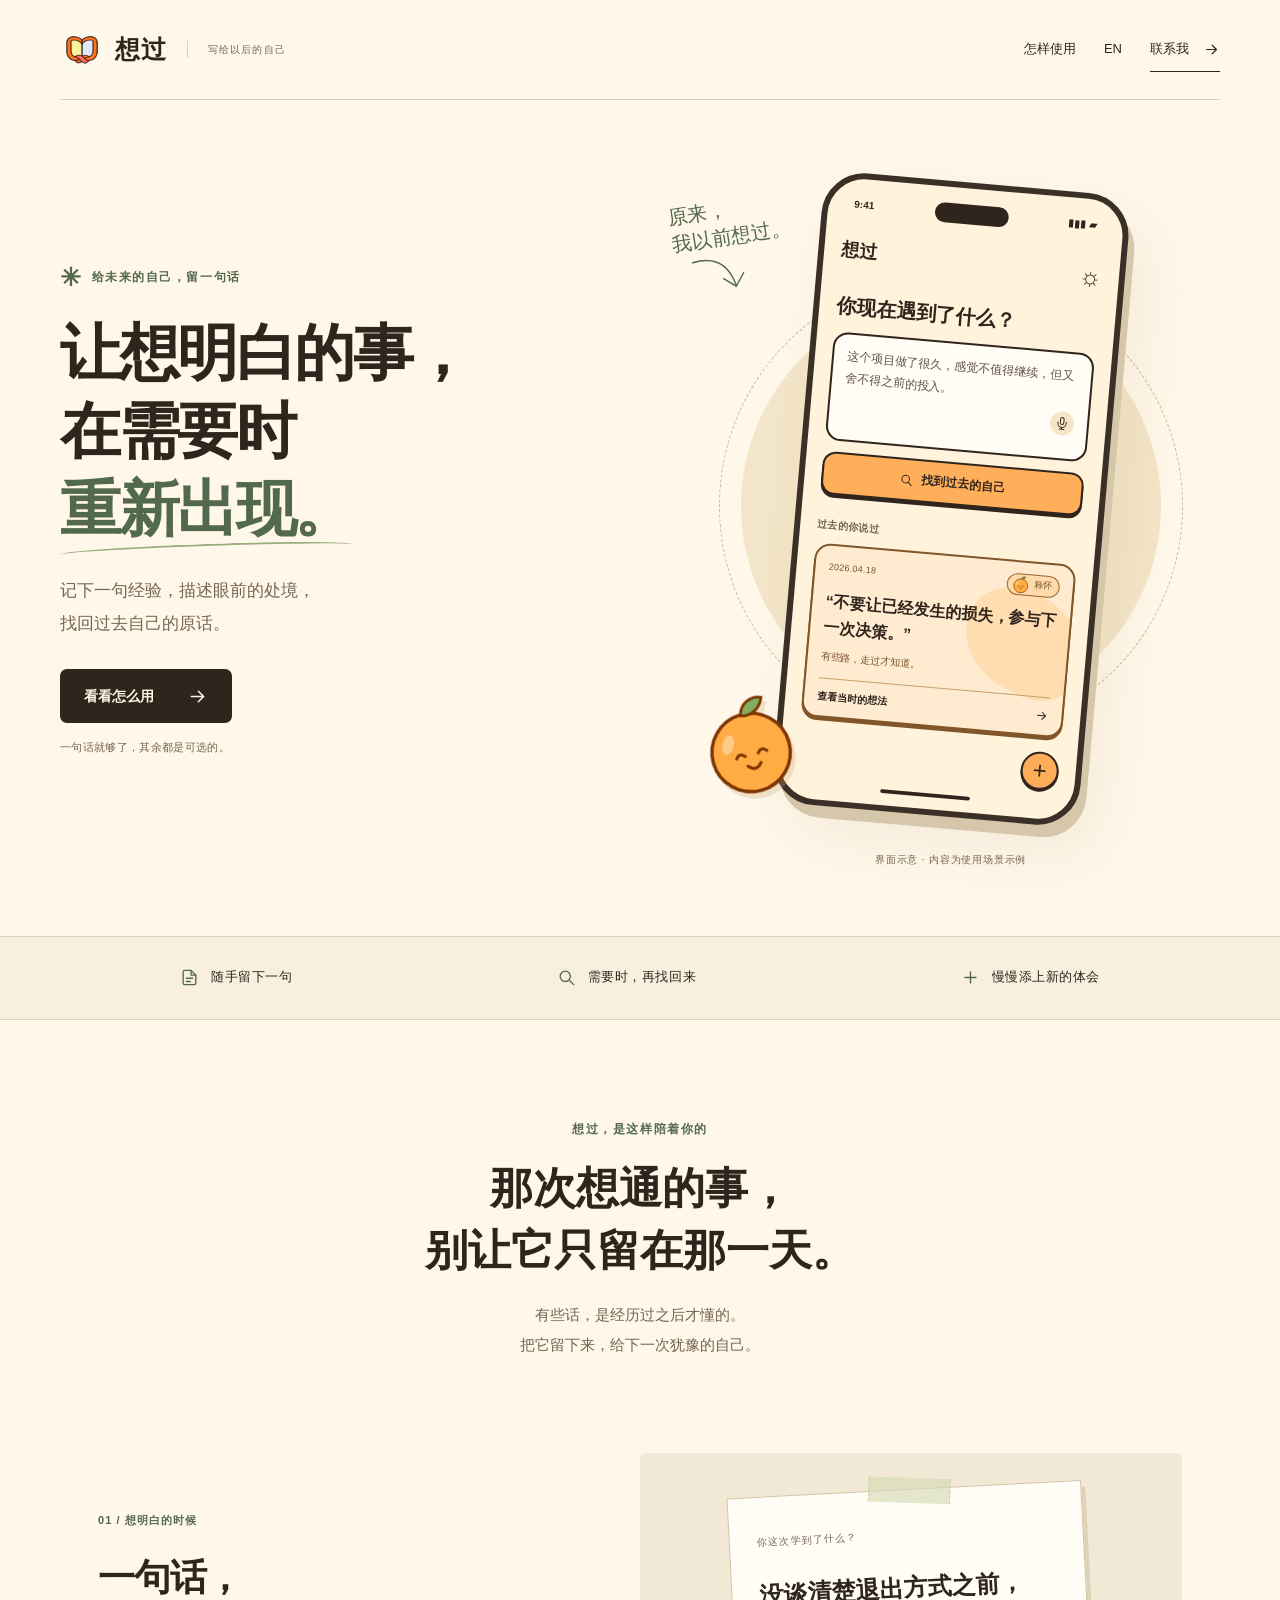
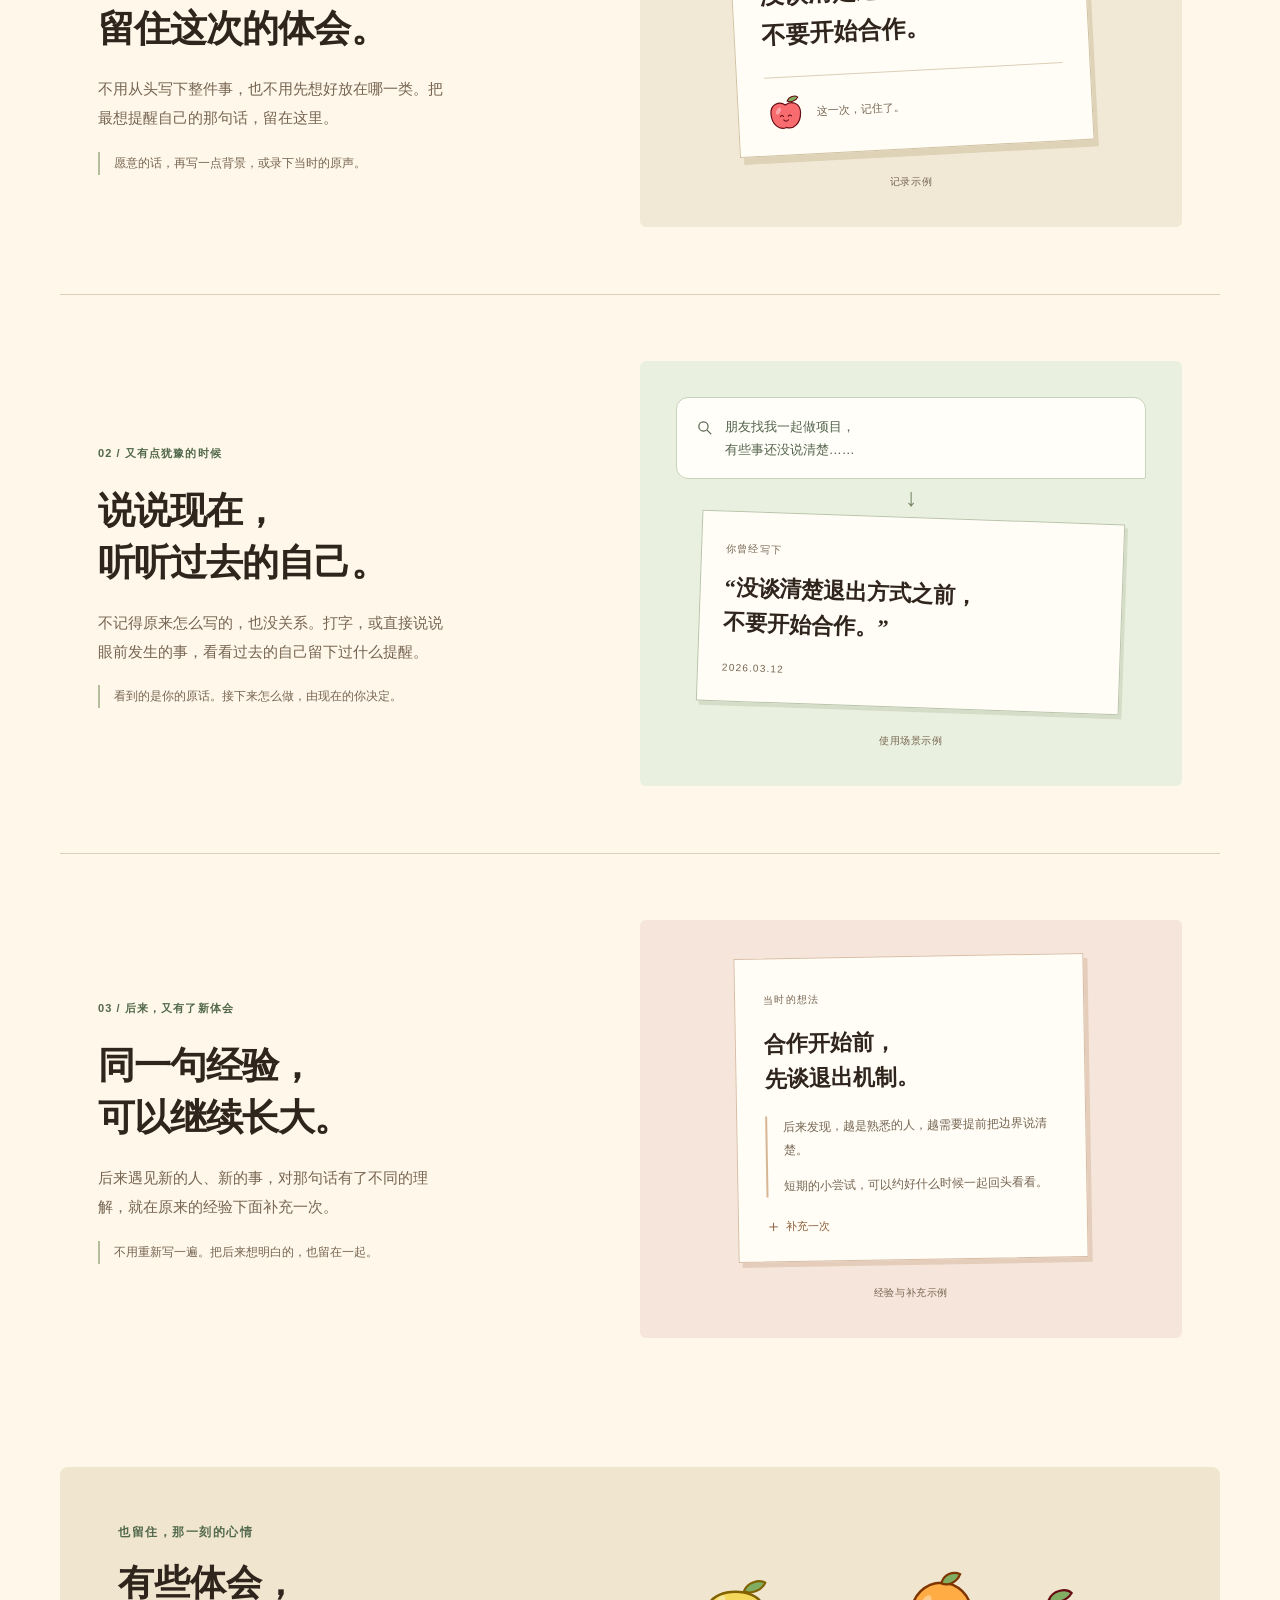
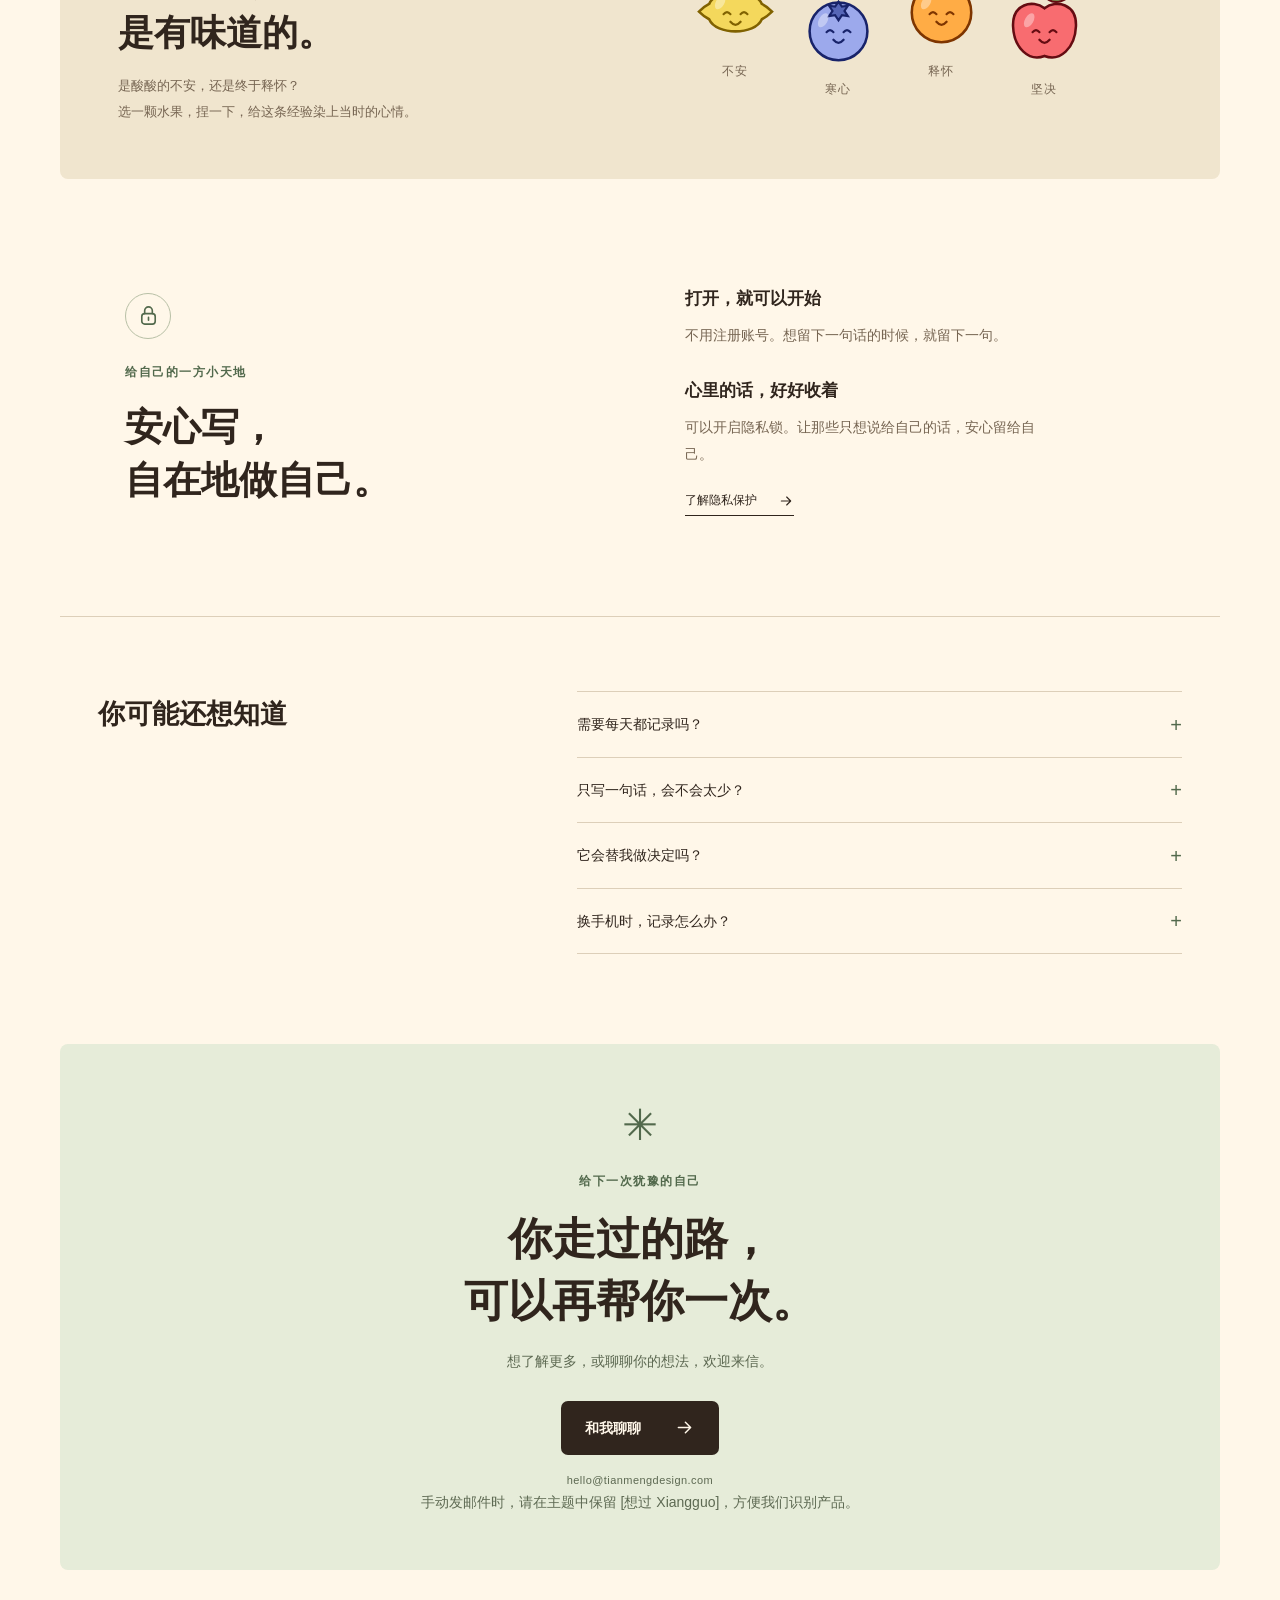
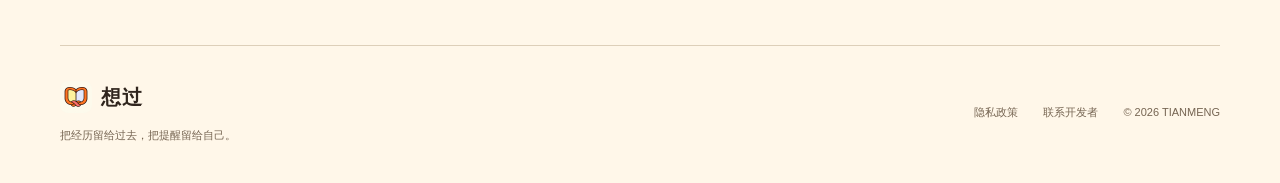
<file: index.html>
<!doctype html>
<html lang="zh-Hans">
<head>
  <meta charset="utf-8"><meta name="viewport" content="width=device-width,initial-scale=1">
  <meta name="theme-color" content="#FFF7E9"><meta name="description" content="记下一句经验，描述眼前的处境，找回过去自己的原话。想过，写给以后的自己。">
  <meta name="referrer" content="no-referrer"><meta property="og:type" content="website">
  <meta property="og:title" content="让想明白的事，在需要时重新出现 · 想过">
  <meta property="og:description" content="记下一句经验，描述眼前的处境，找回过去自己的原话。想过，写给以后的自己。">
  <title>让想明白的事，在需要时重新出现 · 想过</title>
  <link rel="icon" href="icon.png"><link rel="apple-touch-icon" href="icon.png">
  <link rel="stylesheet" href="style.css">
</head>
<body>
<a class="skip" href="#main">跳转正文</a>
<header class="site-header wrap">
  <a class="brand" href="index.html" aria-label="想过首页"><img src="icon.png" width="44" height="44" alt=""><span>想过</span><span class="brand-sub">写给以后的自己</span></a>
  <nav aria-label="主导航">
    <a class="nav-about" href="index.html#how-it-works">怎样使用</a>
    <a href="en.html" lang="en">EN</a>
    <a class="nav-contact" href="mailto:hello@tianmengdesign.com?subject=%5B%E6%83%B3%E8%BF%87%20Xiangguo%5D%20%E4%BA%A7%E5%93%81%E5%8F%8D%E9%A6%88">联系我 <svg class="icon" viewBox="0 0 24 24" fill="none" stroke="currentColor" stroke-width="1.7" stroke-linecap="round" stroke-linejoin="round" aria-hidden="true"><path d="M5 12h14m-6-6 6 6-6 6"/></svg></a>
  </nav>
</header>
<main id="main">
<section class="hero wrap" aria-labelledby="hero-title">
  <div class="hero-copy">
    <p class="eyebrow"><span class="little-star">✳</span> 给未来的自己，留一句话</p>
    <h1 id="hero-title">让想明白的事，<br>在需要时<br><em>重新出现。</em></h1>
    <p class="hero-description">记下一句经验，描述眼前的处境，<br class="desktop-break">找回过去自己的原话。</p>
    <a class="button button-dark" href="#how-it-works">看看怎么用 <svg class="icon" viewBox="0 0 24 24" fill="none" stroke="currentColor" stroke-width="1.7" stroke-linecap="round" stroke-linejoin="round" aria-hidden="true"><path d="M5 12h14m-6-6 6 6-6 6"/></svg></a>
    <p class="hero-footnote">一句话就够了，其余都是可选的。</p>
  </div>
  <figure class="hero-art">
    <div class="orbit" aria-hidden="true"></div>
    <div class="floating-note" aria-hidden="true">原来，<br>我以前想过。<svg viewBox="0 0 80 50"><path d="M5 5Q40 0 47 35m-12-8 12 10 10-13"/></svg></div>
    <div class="phone">
      <div class="phone-top" aria-hidden="true"><span>9:41</span><span class="island"></span><span>▮▮▮ ▰</span></div>
      <div class="phone-app-title"><strong>想过</strong><span aria-hidden="true">☼</span></div>
      <h2>你现在遇到了什么？</h2>
      <div class="phone-query"><p>这个项目做了很久，感觉不值得继续，但又舍不得之前的投入。</p><span class="mic-circle"><svg class="icon" viewBox="0 0 24 24" fill="none" stroke="currentColor" stroke-width="1.7" stroke-linecap="round" stroke-linejoin="round" aria-hidden="true"><rect x="9" y="2" width="6" height="12" rx="3"/><path d="M5 10v2a7 7 0 0 0 14 0v-2M12 19v3m-4 0h8"/></svg></span></div>
      <div class="phone-search"><svg class="icon" viewBox="0 0 24 24" fill="none" stroke="currentColor" stroke-width="1.7" stroke-linecap="round" stroke-linejoin="round" aria-hidden="true"><circle cx="10.5" cy="10.5" r="6.5"/><path d="m16 16 5 5"/></svg> 找到过去的自己</div>
      <p class="phone-label">过去的你说过</p>
      <div class="lesson-card hero-lesson"><div class="card-meta"><span>2026.04.18</span><span class="mood-label"><svg class="fruit" viewBox="0 0 100 100" aria-hidden="true"><path d="M15 57a35 35 0 1 0 70 0a35 35 0 1 0-70 0Z" fill="#FFAC45" stroke="#7E3500" stroke-width="3"/><path d="M50 23C52 12 64 8 72 12C68 22 58 26 50 23Z" fill="#80AD62" stroke="#7E3500" stroke-width="2.5"/><ellipse cx="32" cy="45" rx="5" ry="9" fill="#fff" opacity=".38" transform="rotate(30 32 45)"/><path d="M36 59q4-5 8 0m12 0q4-5 8 0m-20 9q6 7 12 0" fill="none" stroke="#7E3500" stroke-width="2.7" stroke-linecap="round"/></svg> 释怀</span></div><blockquote>“不要让已经发生的损失，参与下一次决策。”</blockquote><p>有些路，走过才知道。</p><div class="card-bottom">查看当时的想法 <svg class="icon" viewBox="0 0 24 24" fill="none" stroke="currentColor" stroke-width="1.7" stroke-linecap="round" stroke-linejoin="round" aria-hidden="true"><path d="M5 12h14m-6-6 6 6-6 6"/></svg></div></div>
      <div class="phone-bottom" aria-hidden="true"><span class="phone-plus">+</span><span class="home-bar"></span></div>
    </div>
    <div class="fruit-sticker" aria-hidden="true"><svg class="fruit" viewBox="0 0 100 100" aria-hidden="true"><path d="M15 57a35 35 0 1 0 70 0a35 35 0 1 0-70 0Z" fill="#FFAC45" stroke="#7E3500" stroke-width="3"/><path d="M50 23C52 12 64 8 72 12C68 22 58 26 50 23Z" fill="#80AD62" stroke="#7E3500" stroke-width="2.5"/><ellipse cx="32" cy="45" rx="5" ry="9" fill="#fff" opacity=".38" transform="rotate(30 32 45)"/><path d="M36 59q4-5 8 0m12 0q4-5 8 0m-20 9q6 7 12 0" fill="none" stroke="#7E3500" stroke-width="2.7" stroke-linecap="round"/></svg></div>
    <figcaption>界面示意 · 内容为使用场景示例</figcaption>
  </figure>
</section>

<div class="promise-strip"><div class="wrap"><span><svg class="icon" viewBox="0 0 24 24" fill="none" stroke="currentColor" stroke-width="1.7" stroke-linecap="round" stroke-linejoin="round" aria-hidden="true"><path d="M14 3H6a2 2 0 0 0-2 2v14a2 2 0 0 0 2 2h12a2 2 0 0 0 2-2V9Z"/><path d="M14 3v6h6M8 13h8m-8 4h5"/></svg> 随手留下一句</span><span><svg class="icon" viewBox="0 0 24 24" fill="none" stroke="currentColor" stroke-width="1.7" stroke-linecap="round" stroke-linejoin="round" aria-hidden="true"><circle cx="10.5" cy="10.5" r="6.5"/><path d="m16 16 5 5"/></svg> 需要时，再找回来</span><span><svg class="icon" viewBox="0 0 24 24" fill="none" stroke="currentColor" stroke-width="1.7" stroke-linecap="round" stroke-linejoin="round" aria-hidden="true"><path d="M12 5v14M5 12h14"/></svg> 慢慢添上新的体会</span></div></div>

<section class="intro-section wrap" id="how-it-works" aria-labelledby="intro-title">
  <p class="eyebrow">想过，是这样陪着你的</p>
  <h2 id="intro-title">那次想通的事，<br>别让它只留在那一天。</h2>
  <p>有些话，是经历过之后才懂的。<br>把它留下来，给下一次犹豫的自己。</p>
</section>

<section class="steps wrap" aria-label="使用想过的三个时刻">
  <article class="step step-save">
    <div class="step-copy"><span class="step-number">01 / 想明白的时候</span><h3>一句话，<br>留住这次的体会。</h3><p>不用从头写下整件事，也不用先想好放在哪一类。把最想提醒自己的那句话，留在这里。</p><p class="quiet-note">愿意的话，再写一点背景，或录下当时的原声。</p></div>
    <figure class="step-scene save-scene"><div class="paper-note"><span class="paper-eyebrow">你这次学到了什么？</span><p class="written-lesson">没谈清楚退出方式之前，<br>不要开始合作。</p><span class="paper-rule"></span><div class="note-mood"><svg class="fruit" viewBox="0 0 100 100" aria-hidden="true"><path d="M50 31C36 20 12 26 13 52C14 78 32 94 50 87C68 94 86 78 87 52C88 26 64 20 50 31Z" fill="#F86C70" stroke="#650C12" stroke-width="3"/><path d="M55 21C60 9 76 7 82 13C76 23 63 26 55 21Z" fill="#80AD62" stroke="#650C12" stroke-width="2.5"/><ellipse cx="32" cy="45" rx="5" ry="9" fill="#fff" opacity=".38" transform="rotate(30 32 45)"/><path d="M36 59q4-5 8 0m12 0q4-5 8 0m-20 9q6 7 12 0" fill="none" stroke="#650C12" stroke-width="2.7" stroke-linecap="round"/></svg><span>这一次，记住了。</span></div></div><figcaption>记录示例</figcaption></figure>
  </article>
  <article class="step step-recall">
    <div class="step-copy"><span class="step-number">02 / 又有点犹豫的时候</span><h3>说说现在，<br>听听过去的自己。</h3><p>不记得原来怎么写的，也没关系。打字，或直接说说眼前发生的事，看看过去的自己留下过什么提醒。</p><p class="quiet-note">看到的是你的原话。接下来怎么做，由现在的你决定。</p></div>
    <figure class="step-scene recall-scene"><div class="question-bubble"><svg class="icon" viewBox="0 0 24 24" fill="none" stroke="currentColor" stroke-width="1.7" stroke-linecap="round" stroke-linejoin="round" aria-hidden="true"><circle cx="10.5" cy="10.5" r="6.5"/><path d="m16 16 5 5"/></svg><p>朋友找我一起做项目，<br>有些事还没说清楚……</p></div><div class="connection" aria-hidden="true">↓</div><div class="recalled-note"><span class="paper-eyebrow">你曾经写下</span><blockquote>“没谈清楚退出方式之前，<br>不要开始合作。”</blockquote><span class="recalled-date">2026.03.12</span></div><figcaption>使用场景示例</figcaption></figure>
  </article>
  <article class="step step-grow">
    <div class="step-copy"><span class="step-number">03 / 后来，又有了新体会</span><h3>同一句经验，<br>可以继续长大。</h3><p>后来遇见新的人、新的事，对那句话有了不同的理解，就在原来的经验下面补充一次。</p><p class="quiet-note">不用重新写一遍。把后来想明白的，也留在一起。</p></div>
    <figure class="step-scene grow-scene"><div class="growing-note"><span class="paper-eyebrow">当时的想法</span><blockquote>合作开始前，<br>先谈退出机制。</blockquote><div class="reflection"><p>后来发现，越是熟悉的人，越需要提前把边界说清楚。</p><p>短期的小尝试，可以约好什么时候一起回头看看。</p></div><span class="addition"><svg class="icon" viewBox="0 0 24 24" fill="none" stroke="currentColor" stroke-width="1.7" stroke-linecap="round" stroke-linejoin="round" aria-hidden="true"><path d="M12 5v14M5 12h14"/></svg> 补充一次</span></div><figcaption>经验与补充示例</figcaption></figure>
  </article>
</section>

<section class="mood-section wrap" aria-labelledby="mood-title"><div class="mood-copy"><p class="eyebrow">也留住，那一刻的心情</p><h2 id="mood-title">有些体会，<br>是有味道的。</h2><p>是酸酸的不安，还是终于释怀？<br>选一颗水果，捏一下，给这条经验染上当时的心情。</p></div><div class="fruit-lineup"><div><svg class="fruit" viewBox="0 0 100 100" aria-hidden="true"><path d="M7 56Q13 50 19 47C27 28 73 28 81 47Q87 50 93 56Q87 62 81 65C73 84 27 84 19 65Q13 62 7 56Z" fill="#F4D85C" stroke="#806200" stroke-width="3"/><path d="M60 32C64 21 78 18 85 22C81 31 69 36 60 32Z" fill="#80AD62" stroke="#806200" stroke-width="2.5"/><ellipse cx="32" cy="45" rx="5" ry="9" fill="#fff" opacity=".38" transform="rotate(30 32 45)"/><path d="M36 59q4-5 8 0m12 0q4-5 8 0m-20 9q6 7 12 0" fill="none" stroke="#806200" stroke-width="2.7" stroke-linecap="round"/></svg><span>不安</span></div><div><svg class="fruit" viewBox="0 0 100 100" aria-hidden="true"><path d="M16 58a34 34 0 1 0 68 0a34 34 0 1 0-68 0Z" fill="#9CA9EC" stroke="#18236A" stroke-width="3"/><path d="M50 23l4 6 7-1-4 6 4 6-7-1-4 6-4-6-7 1 4-6-4-6 7 1z" fill="#5666B7" stroke="#18236A" stroke-width="2.5"/><ellipse cx="32" cy="45" rx="5" ry="9" fill="#fff" opacity=".38" transform="rotate(30 32 45)"/><path d="M36 59q4-5 8 0m12 0q4-5 8 0m-20 9q6 7 12 0" fill="none" stroke="#18236A" stroke-width="2.7" stroke-linecap="round"/></svg><span>寒心</span></div><div><svg class="fruit" viewBox="0 0 100 100" aria-hidden="true"><path d="M15 57a35 35 0 1 0 70 0a35 35 0 1 0-70 0Z" fill="#FFAC45" stroke="#7E3500" stroke-width="3"/><path d="M50 23C52 12 64 8 72 12C68 22 58 26 50 23Z" fill="#80AD62" stroke="#7E3500" stroke-width="2.5"/><ellipse cx="32" cy="45" rx="5" ry="9" fill="#fff" opacity=".38" transform="rotate(30 32 45)"/><path d="M36 59q4-5 8 0m12 0q4-5 8 0m-20 9q6 7 12 0" fill="none" stroke="#7E3500" stroke-width="2.7" stroke-linecap="round"/></svg><span>释怀</span></div><div><svg class="fruit" viewBox="0 0 100 100" aria-hidden="true"><path d="M50 31C36 20 12 26 13 52C14 78 32 94 50 87C68 94 86 78 87 52C88 26 64 20 50 31Z" fill="#F86C70" stroke="#650C12" stroke-width="3"/><path d="M55 21C60 9 76 7 82 13C76 23 63 26 55 21Z" fill="#80AD62" stroke="#650C12" stroke-width="2.5"/><ellipse cx="32" cy="45" rx="5" ry="9" fill="#fff" opacity=".38" transform="rotate(30 32 45)"/><path d="M36 59q4-5 8 0m12 0q4-5 8 0m-20 9q6 7 12 0" fill="none" stroke="#650C12" stroke-width="2.7" stroke-linecap="round"/></svg><span>坚决</span></div></div></section>

<section class="personal-section wrap" aria-labelledby="personal-title"><div class="personal-heading"><span class="lock-drawing"><svg class="icon" viewBox="0 0 24 24" fill="none" stroke="currentColor" stroke-width="1.7" stroke-linecap="round" stroke-linejoin="round" aria-hidden="true"><rect x="5" y="10" width="14" height="11" rx="3"/><path d="M8 10V7a4 4 0 0 1 8 0v3m-4 4v3"/></svg></span><p class="eyebrow">给自己的一方小天地</p><h2 id="personal-title">安心写，<br>自在地做自己。</h2></div><div class="personal-details"><article><h3>打开，就可以开始</h3><p>不用注册账号。想留下一句话的时候，就留下一句。</p></article><article><h3>心里的话，好好收着</h3><p>可以开启隐私锁。让那些只想说给自己的话，安心留给自己。</p></article><a class="text-link" href="privacy.html">了解隐私保护 <svg class="icon" viewBox="0 0 24 24" fill="none" stroke="currentColor" stroke-width="1.7" stroke-linecap="round" stroke-linejoin="round" aria-hidden="true"><path d="M5 12h14m-6-6 6 6-6 6"/></svg></a></div></section>

<section class="faq-section wrap" aria-labelledby="faq-title"><h2 id="faq-title">你可能还想知道</h2><div class="faq-list">
<details><summary>需要每天都记录吗？<span aria-hidden="true">+</span></summary><p>不需要。真正想明白一件事的时候，留下一句就好。想过没有打卡任务，也不要求你每天回来。</p></details>
<details><summary>只写一句话，会不会太少？<span aria-hidden="true">+</span></summary><p>一句话就可以是一条完整的经验。如果想多留一点，可以补充背景、保存原声，也可以在后来继续添上新的体会。</p></details>
<details><summary>它会替我做决定吗？<span aria-hidden="true">+</span></summary><p>想过帮你找回自己写下的经验。过去的判断可以作为提醒，是否适合现在的处境，仍然由你判断。</p></details>
<details><summary>换手机时，记录怎么办？<span aria-hidden="true">+</span></summary><p>换机前先做好备份，再通过 iPhone 的“快速开始”或备份恢复迁移。请在新手机确认文字和原声都能打开后，再处理旧手机；仅重新下载应用不会自动恢复记录。</p></details>
</div></section>

<section class="closing wrap"><div class="closing-inner"><span class="closing-flower" aria-hidden="true">✳</span><p class="eyebrow">给下一次犹豫的自己</p><h2>你走过的路，<br>可以再帮你一次。</h2><p>想了解更多，或聊聊你的想法，欢迎来信。</p><a class="button button-dark" href="mailto:hello@tianmengdesign.com?subject=%5B%E6%83%B3%E8%BF%87%20Xiangguo%5D%20%E4%BA%A7%E5%93%81%E5%8F%8D%E9%A6%88">和我聊聊 <svg class="icon" viewBox="0 0 24 24" fill="none" stroke="currentColor" stroke-width="1.7" stroke-linecap="round" stroke-linejoin="round" aria-hidden="true"><path d="M5 12h14m-6-6 6 6-6 6"/></svg></a><a class="contact-email" href="mailto:hello@tianmengdesign.com?subject=%5B%E6%83%B3%E8%BF%87%20Xiangguo%5D%20%E4%BA%A7%E5%93%81%E5%8F%8D%E9%A6%88">hello@tianmengdesign.com</a><p>手动发邮件时，请在主题中保留 [想过 Xiangguo]，方便我们识别产品。</p></div></section>
</main>
<footer class="site-footer wrap">
  <div><a class="brand footer-brand" href="index.html"><img src="icon.png" alt="" width="32" height="32"><span>想过</span></a><p>把经历留给过去，把提醒留给自己。</p></div>
  <div class="footer-links"><a href="privacy.html">隐私政策</a><a href="mailto:hello@tianmengdesign.com?subject=%5B%E6%83%B3%E8%BF%87%20Xiangguo%5D%20%E4%BA%A7%E5%93%81%E5%8F%8D%E9%A6%88">联系开发者</a><span>© 2026 TIANMENG</span></div>
</footer>
</body></html>
</file>
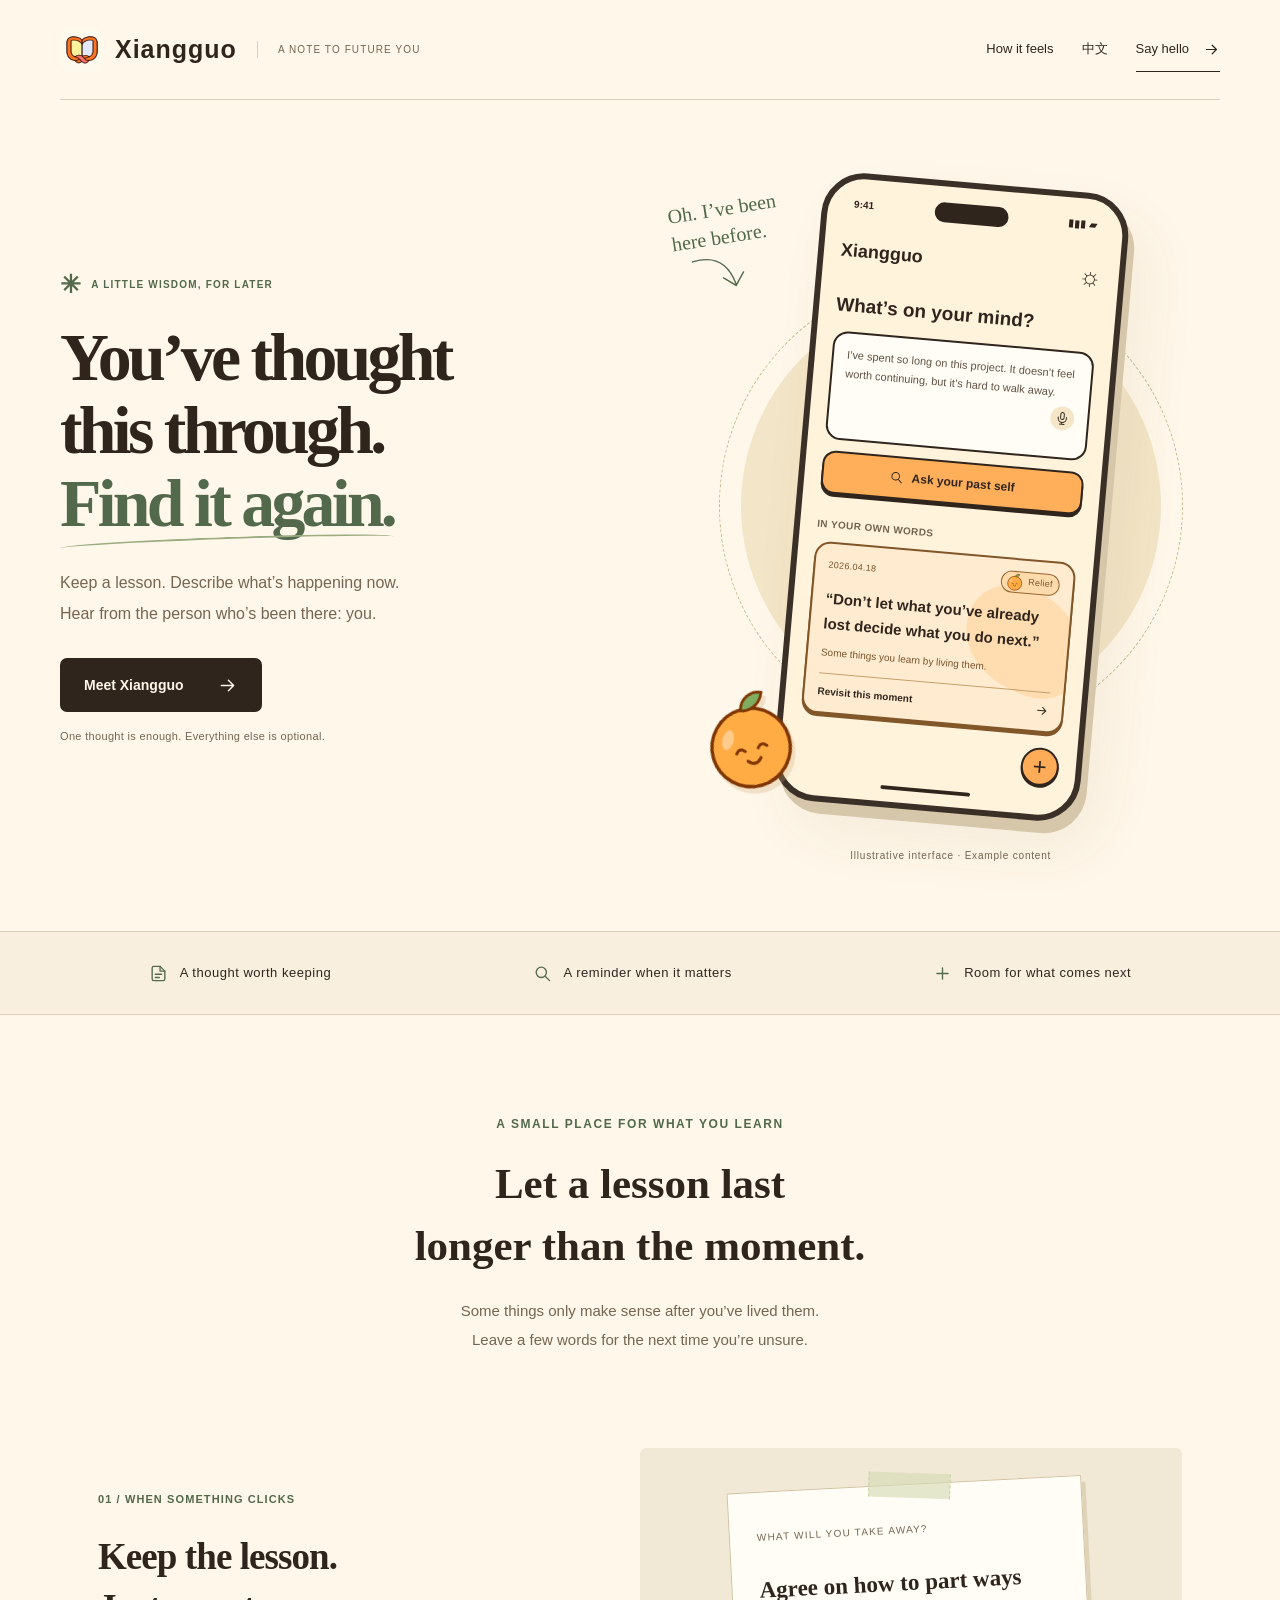
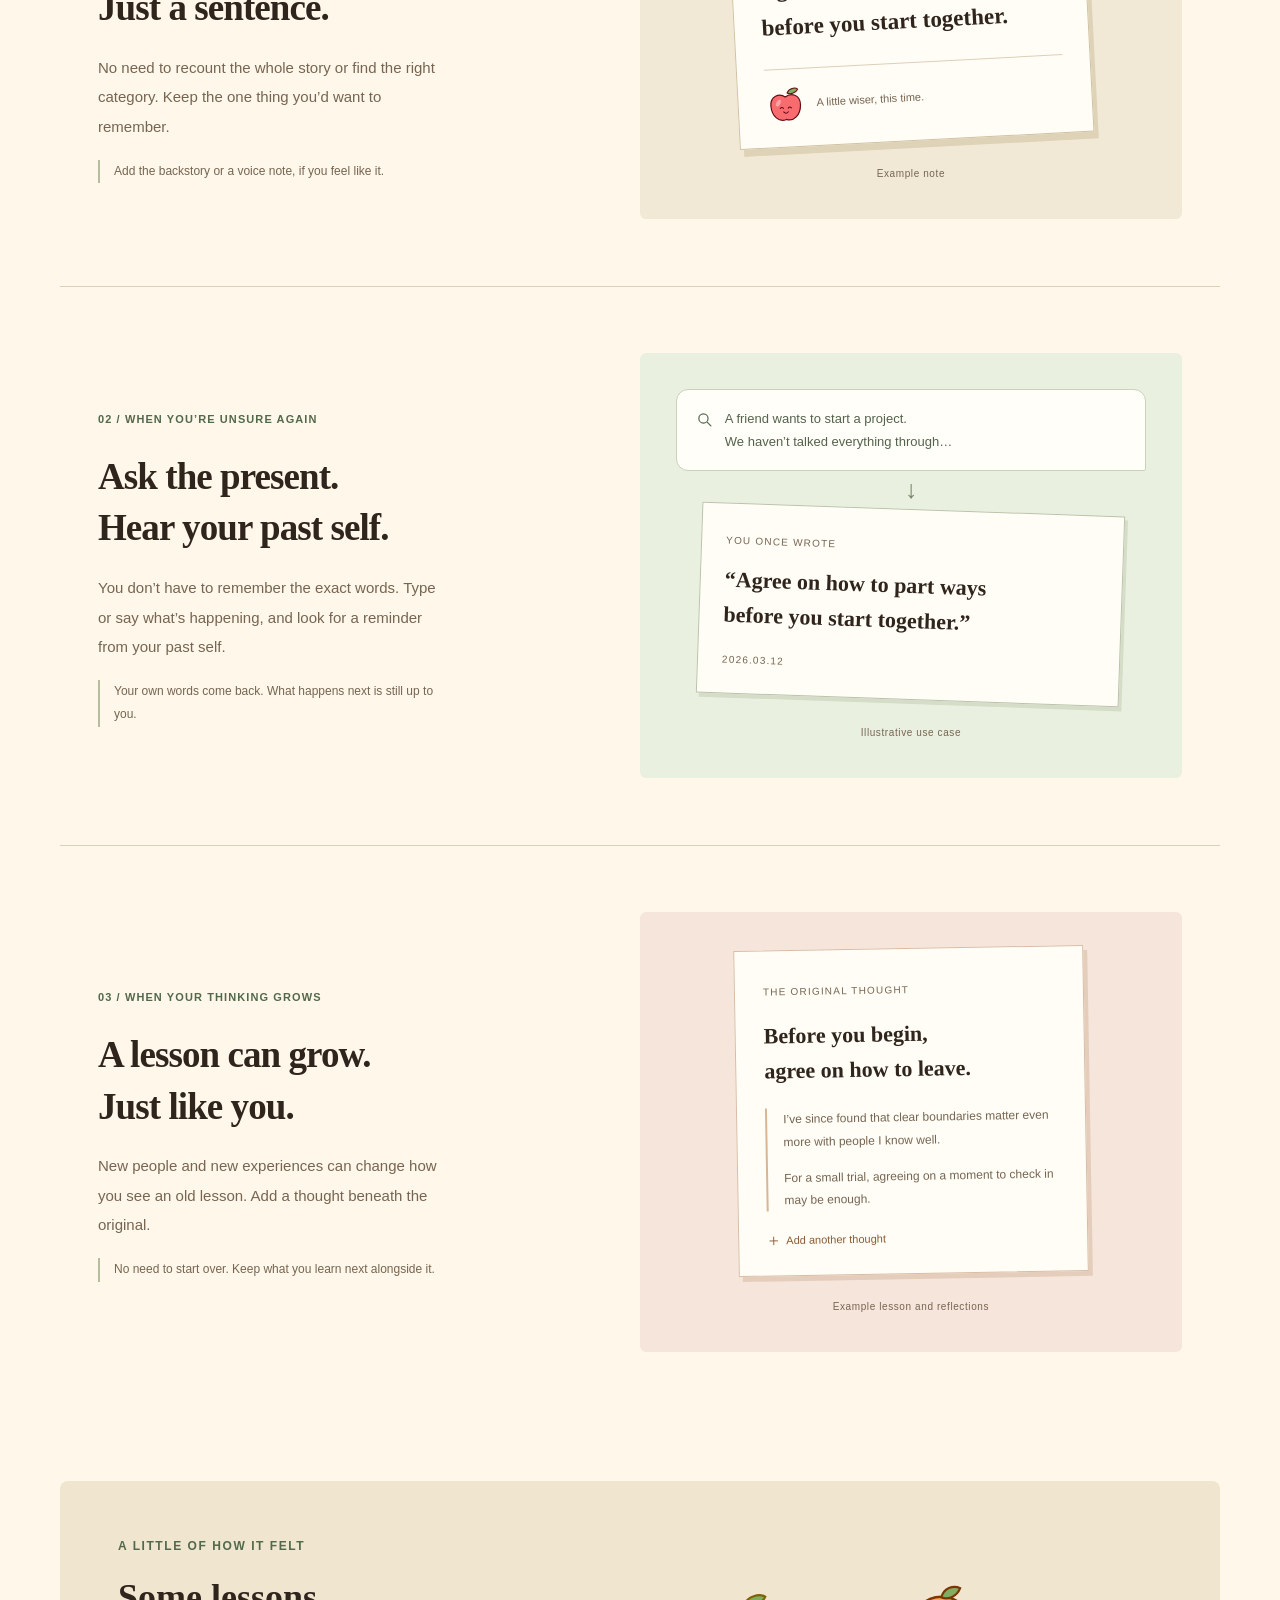
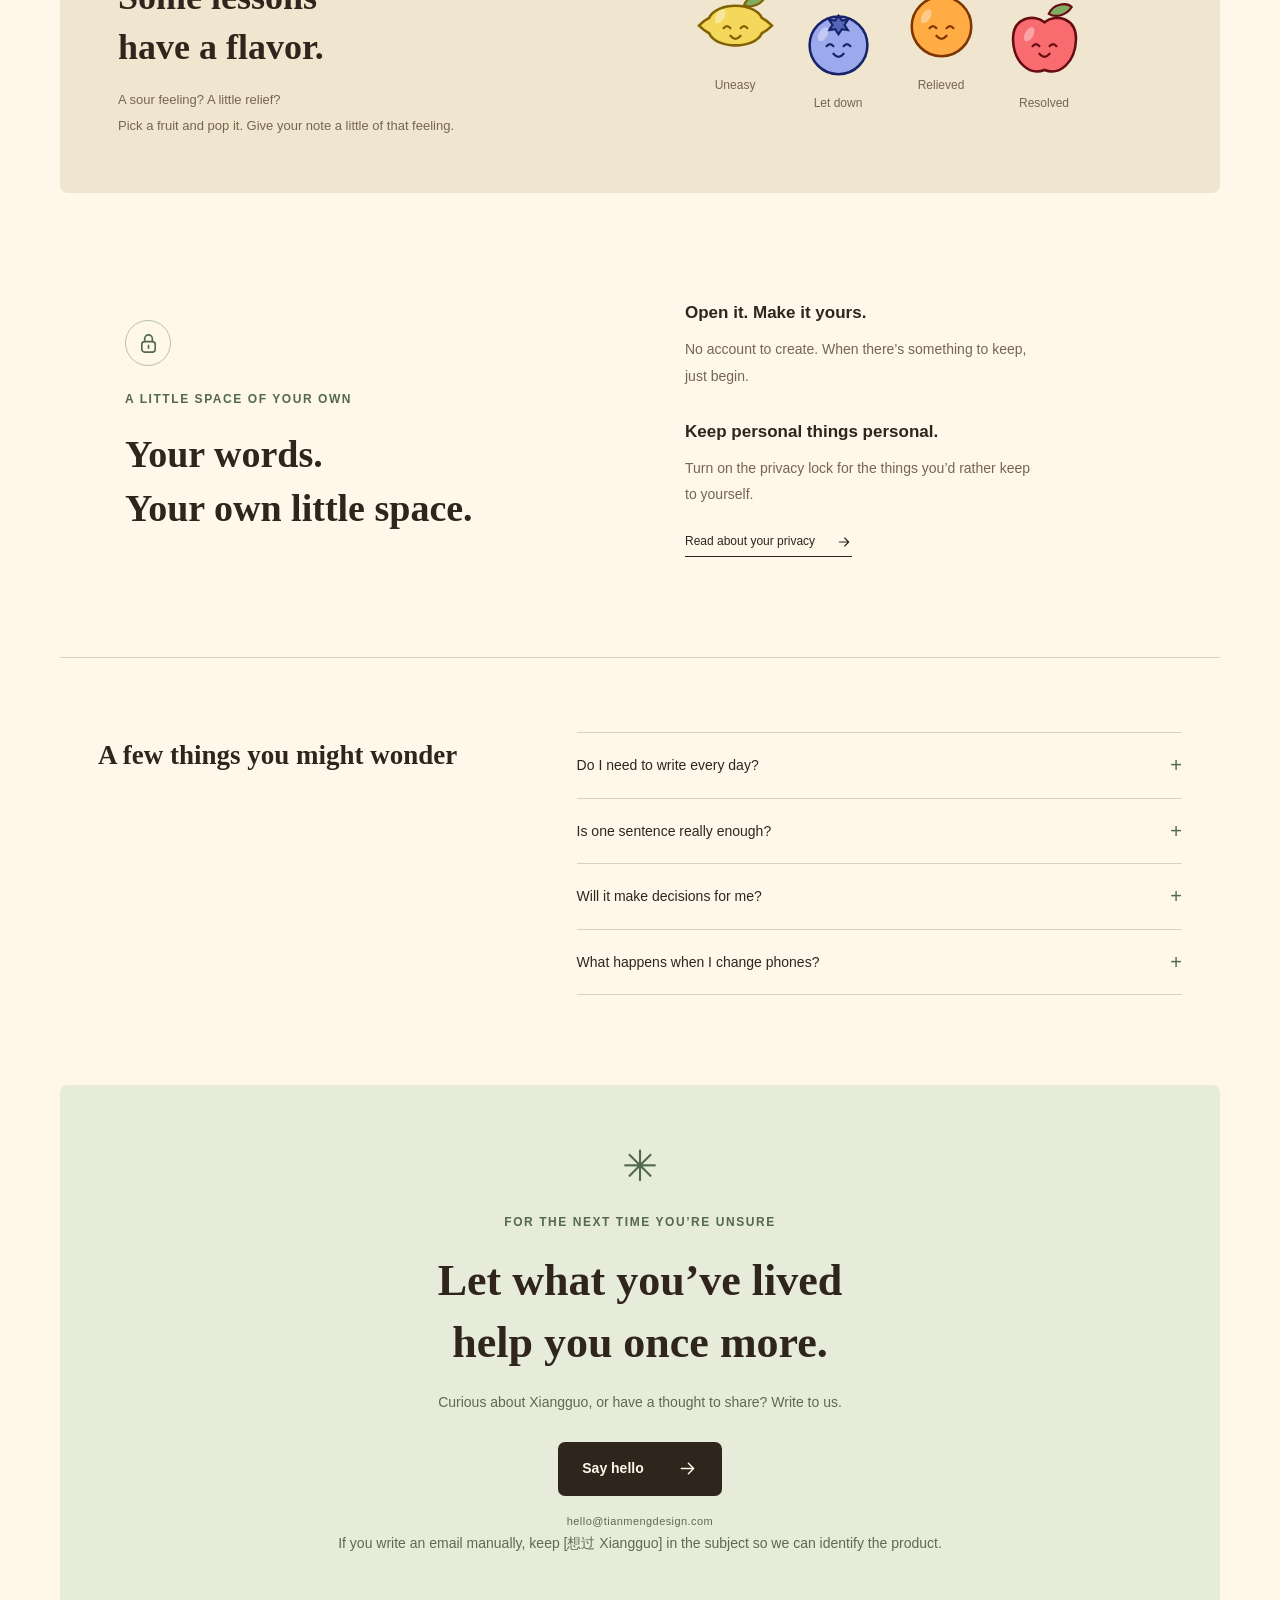
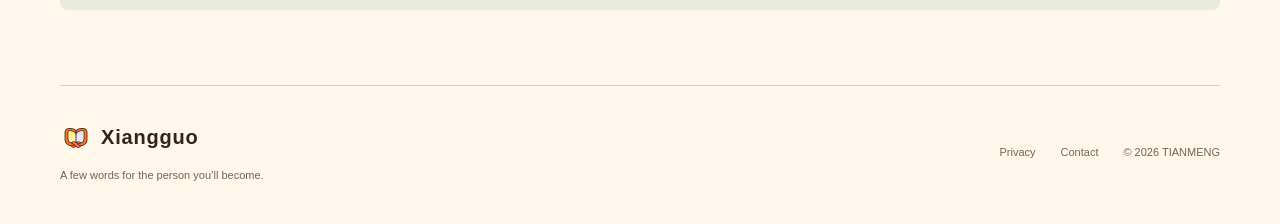
<file: en.html>
<!doctype html>
<html lang="en">
<head>
  <meta charset="utf-8"><meta name="viewport" content="width=device-width,initial-scale=1">
  <meta name="theme-color" content="#FFF7E9"><meta name="description" content="Keep a lesson, describe what’s happening now, and find your own words again. Xiangguo: a note to your future self.">
  <meta name="referrer" content="no-referrer"><meta property="og:type" content="website">
  <meta property="og:title" content="Find what you’ve already figured out · Xiangguo">
  <meta property="og:description" content="Keep a lesson, describe what’s happening now, and find your own words again. Xiangguo: a note to your future self.">
  <title>Find what you’ve already figured out · Xiangguo</title>
  <link rel="icon" href="icon.png"><link rel="apple-touch-icon" href="icon.png">
  <link rel="stylesheet" href="style.css">
</head>
<body>
<a class="skip" href="#main">Skip to content</a>
<header class="site-header wrap">
  <a class="brand" href="en.html" aria-label="Xiangguo home"><img src="icon.png" width="44" height="44" alt=""><span>Xiangguo</span><span class="brand-sub">A NOTE TO FUTURE YOU</span></a>
  <nav aria-label="Main navigation">
    <a class="nav-about" href="en.html#how-it-works">How it feels</a>
    <a href="index.html" lang="zh-Hans">中文</a>
    <a class="nav-contact" href="mailto:hello@tianmengdesign.com?subject=%5B%E6%83%B3%E8%BF%87%20Xiangguo%5D%20Product%20feedback">Say hello <svg class="icon" viewBox="0 0 24 24" fill="none" stroke="currentColor" stroke-width="1.7" stroke-linecap="round" stroke-linejoin="round" aria-hidden="true"><path d="M5 12h14m-6-6 6 6-6 6"/></svg></a>
  </nav>
</header>
<main id="main">
<section class="hero wrap" aria-labelledby="hero-title">
  <div class="hero-copy">
    <p class="eyebrow"><span class="little-star">✳</span> A LITTLE WISDOM, FOR LATER</p>
    <h1 id="hero-title">You’ve thought<br>this through.<br><em>Find it again.</em></h1>
    <p class="hero-description">Keep a lesson. Describe what’s happening now. <br class="desktop-break">Hear from the person who’s been there: you.</p>
    <a class="button button-dark" href="#how-it-works">Meet Xiangguo <svg class="icon" viewBox="0 0 24 24" fill="none" stroke="currentColor" stroke-width="1.7" stroke-linecap="round" stroke-linejoin="round" aria-hidden="true"><path d="M5 12h14m-6-6 6 6-6 6"/></svg></a>
    <p class="hero-footnote">One thought is enough. Everything else is optional.</p>
  </div>
  <figure class="hero-art">
    <div class="orbit" aria-hidden="true"></div>
    <div class="floating-note" aria-hidden="true">Oh. I’ve been<br>here before.<svg viewBox="0 0 80 50"><path d="M5 5Q40 0 47 35m-12-8 12 10 10-13"/></svg></div>
    <div class="phone">
      <div class="phone-top" aria-hidden="true"><span>9:41</span><span class="island"></span><span>▮▮▮ ▰</span></div>
      <div class="phone-app-title"><strong>Xiangguo</strong><span aria-hidden="true">☼</span></div>
      <h2>What’s on your mind?</h2>
      <div class="phone-query"><p>I’ve spent so long on this project. It doesn’t feel worth continuing, but it’s hard to walk away.</p><span class="mic-circle"><svg class="icon" viewBox="0 0 24 24" fill="none" stroke="currentColor" stroke-width="1.7" stroke-linecap="round" stroke-linejoin="round" aria-hidden="true"><rect x="9" y="2" width="6" height="12" rx="3"/><path d="M5 10v2a7 7 0 0 0 14 0v-2M12 19v3m-4 0h8"/></svg></span></div>
      <div class="phone-search"><svg class="icon" viewBox="0 0 24 24" fill="none" stroke="currentColor" stroke-width="1.7" stroke-linecap="round" stroke-linejoin="round" aria-hidden="true"><circle cx="10.5" cy="10.5" r="6.5"/><path d="m16 16 5 5"/></svg> Ask your past self</div>
      <p class="phone-label">IN YOUR OWN WORDS</p>
      <div class="lesson-card hero-lesson"><div class="card-meta"><span>2026.04.18</span><span class="mood-label"><svg class="fruit" viewBox="0 0 100 100" aria-hidden="true"><path d="M15 57a35 35 0 1 0 70 0a35 35 0 1 0-70 0Z" fill="#FFAC45" stroke="#7E3500" stroke-width="3"/><path d="M50 23C52 12 64 8 72 12C68 22 58 26 50 23Z" fill="#80AD62" stroke="#7E3500" stroke-width="2.5"/><ellipse cx="32" cy="45" rx="5" ry="9" fill="#fff" opacity=".38" transform="rotate(30 32 45)"/><path d="M36 59q4-5 8 0m12 0q4-5 8 0m-20 9q6 7 12 0" fill="none" stroke="#7E3500" stroke-width="2.7" stroke-linecap="round"/></svg> Relief</span></div><blockquote>“Don’t let what you’ve already lost decide what you do next.”</blockquote><p>Some things you learn by living them.</p><div class="card-bottom">Revisit this moment <svg class="icon" viewBox="0 0 24 24" fill="none" stroke="currentColor" stroke-width="1.7" stroke-linecap="round" stroke-linejoin="round" aria-hidden="true"><path d="M5 12h14m-6-6 6 6-6 6"/></svg></div></div>
      <div class="phone-bottom" aria-hidden="true"><span class="phone-plus">+</span><span class="home-bar"></span></div>
    </div>
    <div class="fruit-sticker" aria-hidden="true"><svg class="fruit" viewBox="0 0 100 100" aria-hidden="true"><path d="M15 57a35 35 0 1 0 70 0a35 35 0 1 0-70 0Z" fill="#FFAC45" stroke="#7E3500" stroke-width="3"/><path d="M50 23C52 12 64 8 72 12C68 22 58 26 50 23Z" fill="#80AD62" stroke="#7E3500" stroke-width="2.5"/><ellipse cx="32" cy="45" rx="5" ry="9" fill="#fff" opacity=".38" transform="rotate(30 32 45)"/><path d="M36 59q4-5 8 0m12 0q4-5 8 0m-20 9q6 7 12 0" fill="none" stroke="#7E3500" stroke-width="2.7" stroke-linecap="round"/></svg></div>
    <figcaption>Illustrative interface · Example content</figcaption>
  </figure>
</section>

<div class="promise-strip"><div class="wrap"><span><svg class="icon" viewBox="0 0 24 24" fill="none" stroke="currentColor" stroke-width="1.7" stroke-linecap="round" stroke-linejoin="round" aria-hidden="true"><path d="M14 3H6a2 2 0 0 0-2 2v14a2 2 0 0 0 2 2h12a2 2 0 0 0 2-2V9Z"/><path d="M14 3v6h6M8 13h8m-8 4h5"/></svg> A thought worth keeping</span><span><svg class="icon" viewBox="0 0 24 24" fill="none" stroke="currentColor" stroke-width="1.7" stroke-linecap="round" stroke-linejoin="round" aria-hidden="true"><circle cx="10.5" cy="10.5" r="6.5"/><path d="m16 16 5 5"/></svg> A reminder when it matters</span><span><svg class="icon" viewBox="0 0 24 24" fill="none" stroke="currentColor" stroke-width="1.7" stroke-linecap="round" stroke-linejoin="round" aria-hidden="true"><path d="M12 5v14M5 12h14"/></svg> Room for what comes next</span></div></div>

<section class="intro-section wrap" id="how-it-works" aria-labelledby="intro-title">
  <p class="eyebrow">A SMALL PLACE FOR WHAT YOU LEARN</p>
  <h2 id="intro-title">Let a lesson last<br>longer than the moment.</h2>
  <p>Some things only make sense after you’ve lived them.<br>Leave a few words for the next time you’re unsure.</p>
</section>

<section class="steps wrap" aria-label="Three moments with Xiangguo">
  <article class="step step-save">
    <div class="step-copy"><span class="step-number">01 / WHEN SOMETHING CLICKS</span><h3>Keep the lesson.<br>Just a sentence.</h3><p>No need to recount the whole story or find the right category. Keep the one thing you’d want to remember.</p><p class="quiet-note">Add the backstory or a voice note, if you feel like it.</p></div>
    <figure class="step-scene save-scene"><div class="paper-note"><span class="paper-eyebrow">WHAT WILL YOU TAKE AWAY?</span><p class="written-lesson">Agree on how to part ways<br>before you start together.</p><span class="paper-rule"></span><div class="note-mood"><svg class="fruit" viewBox="0 0 100 100" aria-hidden="true"><path d="M50 31C36 20 12 26 13 52C14 78 32 94 50 87C68 94 86 78 87 52C88 26 64 20 50 31Z" fill="#F86C70" stroke="#650C12" stroke-width="3"/><path d="M55 21C60 9 76 7 82 13C76 23 63 26 55 21Z" fill="#80AD62" stroke="#650C12" stroke-width="2.5"/><ellipse cx="32" cy="45" rx="5" ry="9" fill="#fff" opacity=".38" transform="rotate(30 32 45)"/><path d="M36 59q4-5 8 0m12 0q4-5 8 0m-20 9q6 7 12 0" fill="none" stroke="#650C12" stroke-width="2.7" stroke-linecap="round"/></svg><span>A little wiser, this time.</span></div></div><figcaption>Example note</figcaption></figure>
  </article>
  <article class="step step-recall">
    <div class="step-copy"><span class="step-number">02 / WHEN YOU’RE UNSURE AGAIN</span><h3>Ask the present.<br>Hear your past self.</h3><p>You don’t have to remember the exact words. Type or say what’s happening, and look for a reminder from your past self.</p><p class="quiet-note">Your own words come back. What happens next is still up to you.</p></div>
    <figure class="step-scene recall-scene"><div class="question-bubble"><svg class="icon" viewBox="0 0 24 24" fill="none" stroke="currentColor" stroke-width="1.7" stroke-linecap="round" stroke-linejoin="round" aria-hidden="true"><circle cx="10.5" cy="10.5" r="6.5"/><path d="m16 16 5 5"/></svg><p>A friend wants to start a project.<br>We haven’t talked everything through…</p></div><div class="connection" aria-hidden="true">↓</div><div class="recalled-note"><span class="paper-eyebrow">YOU ONCE WROTE</span><blockquote>“Agree on how to part ways<br>before you start together.”</blockquote><span class="recalled-date">2026.03.12</span></div><figcaption>Illustrative use case</figcaption></figure>
  </article>
  <article class="step step-grow">
    <div class="step-copy"><span class="step-number">03 / WHEN YOUR THINKING GROWS</span><h3>A lesson can grow.<br>Just like you.</h3><p>New people and new experiences can change how you see an old lesson. Add a thought beneath the original.</p><p class="quiet-note">No need to start over. Keep what you learn next alongside it.</p></div>
    <figure class="step-scene grow-scene"><div class="growing-note"><span class="paper-eyebrow">THE ORIGINAL THOUGHT</span><blockquote>Before you begin,<br>agree on how to leave.</blockquote><div class="reflection"><p>I’ve since found that clear boundaries matter even more with people I know well.</p><p>For a small trial, agreeing on a moment to check in may be enough.</p></div><span class="addition"><svg class="icon" viewBox="0 0 24 24" fill="none" stroke="currentColor" stroke-width="1.7" stroke-linecap="round" stroke-linejoin="round" aria-hidden="true"><path d="M12 5v14M5 12h14"/></svg> Add another thought</span></div><figcaption>Example lesson and reflections</figcaption></figure>
  </article>
</section>

<section class="mood-section wrap" aria-labelledby="mood-title"><div class="mood-copy"><p class="eyebrow">A LITTLE OF HOW IT FELT</p><h2 id="mood-title">Some lessons<br>have a flavor.</h2><p>A sour feeling? A little relief?<br>Pick a fruit and pop it. Give your note a little of that feeling.</p></div><div class="fruit-lineup"><div><svg class="fruit" viewBox="0 0 100 100" aria-hidden="true"><path d="M7 56Q13 50 19 47C27 28 73 28 81 47Q87 50 93 56Q87 62 81 65C73 84 27 84 19 65Q13 62 7 56Z" fill="#F4D85C" stroke="#806200" stroke-width="3"/><path d="M60 32C64 21 78 18 85 22C81 31 69 36 60 32Z" fill="#80AD62" stroke="#806200" stroke-width="2.5"/><ellipse cx="32" cy="45" rx="5" ry="9" fill="#fff" opacity=".38" transform="rotate(30 32 45)"/><path d="M36 59q4-5 8 0m12 0q4-5 8 0m-20 9q6 7 12 0" fill="none" stroke="#806200" stroke-width="2.7" stroke-linecap="round"/></svg><span>Uneasy</span></div><div><svg class="fruit" viewBox="0 0 100 100" aria-hidden="true"><path d="M16 58a34 34 0 1 0 68 0a34 34 0 1 0-68 0Z" fill="#9CA9EC" stroke="#18236A" stroke-width="3"/><path d="M50 23l4 6 7-1-4 6 4 6-7-1-4 6-4-6-7 1 4-6-4-6 7 1z" fill="#5666B7" stroke="#18236A" stroke-width="2.5"/><ellipse cx="32" cy="45" rx="5" ry="9" fill="#fff" opacity=".38" transform="rotate(30 32 45)"/><path d="M36 59q4-5 8 0m12 0q4-5 8 0m-20 9q6 7 12 0" fill="none" stroke="#18236A" stroke-width="2.7" stroke-linecap="round"/></svg><span>Let down</span></div><div><svg class="fruit" viewBox="0 0 100 100" aria-hidden="true"><path d="M15 57a35 35 0 1 0 70 0a35 35 0 1 0-70 0Z" fill="#FFAC45" stroke="#7E3500" stroke-width="3"/><path d="M50 23C52 12 64 8 72 12C68 22 58 26 50 23Z" fill="#80AD62" stroke="#7E3500" stroke-width="2.5"/><ellipse cx="32" cy="45" rx="5" ry="9" fill="#fff" opacity=".38" transform="rotate(30 32 45)"/><path d="M36 59q4-5 8 0m12 0q4-5 8 0m-20 9q6 7 12 0" fill="none" stroke="#7E3500" stroke-width="2.7" stroke-linecap="round"/></svg><span>Relieved</span></div><div><svg class="fruit" viewBox="0 0 100 100" aria-hidden="true"><path d="M50 31C36 20 12 26 13 52C14 78 32 94 50 87C68 94 86 78 87 52C88 26 64 20 50 31Z" fill="#F86C70" stroke="#650C12" stroke-width="3"/><path d="M55 21C60 9 76 7 82 13C76 23 63 26 55 21Z" fill="#80AD62" stroke="#650C12" stroke-width="2.5"/><ellipse cx="32" cy="45" rx="5" ry="9" fill="#fff" opacity=".38" transform="rotate(30 32 45)"/><path d="M36 59q4-5 8 0m12 0q4-5 8 0m-20 9q6 7 12 0" fill="none" stroke="#650C12" stroke-width="2.7" stroke-linecap="round"/></svg><span>Resolved</span></div></div></section>

<section class="personal-section wrap" aria-labelledby="personal-title"><div class="personal-heading"><span class="lock-drawing"><svg class="icon" viewBox="0 0 24 24" fill="none" stroke="currentColor" stroke-width="1.7" stroke-linecap="round" stroke-linejoin="round" aria-hidden="true"><rect x="5" y="10" width="14" height="11" rx="3"/><path d="M8 10V7a4 4 0 0 1 8 0v3m-4 4v3"/></svg></span><p class="eyebrow">A LITTLE SPACE OF YOUR OWN</p><h2 id="personal-title">Your words.<br>Your own little space.</h2></div><div class="personal-details"><article><h3>Open it. Make it yours.</h3><p>No account to create. When there’s something to keep, just begin.</p></article><article><h3>Keep personal things personal.</h3><p>Turn on the privacy lock for the things you’d rather keep to yourself.</p></article><a class="text-link" href="privacy-en.html">Read about your privacy <svg class="icon" viewBox="0 0 24 24" fill="none" stroke="currentColor" stroke-width="1.7" stroke-linecap="round" stroke-linejoin="round" aria-hidden="true"><path d="M5 12h14m-6-6 6 6-6 6"/></svg></a></div></section>

<section class="faq-section wrap" aria-labelledby="faq-title"><h2 id="faq-title">A few things you might wonder</h2><div class="faq-list">
<details><summary>Do I need to write every day?<span aria-hidden="true">+</span></summary><p>No. Keep a thought when you have something worth remembering. There are no daily check-ins or streaks to maintain.</p></details>
<details><summary>Is one sentence really enough?<span aria-hidden="true">+</span></summary><p>One sentence can hold a whole lesson. If you want to keep more, add the backstory, save a voice note, or return later with another reflection.</p></details>
<details><summary>Will it make decisions for me?<span aria-hidden="true">+</span></summary><p>Xiangguo helps you find your own experiences. An old lesson can be a useful reminder; whether it fits this moment is your call.</p></details>
<details><summary>What happens when I change phones?<span aria-hidden="true">+</span></summary><p>Back up first, then transfer with iPhone Quick Start or restore a backup that includes Xiangguo. Check your notes and voice attachments on the new phone before erasing the old one. Reinstalling alone won’t restore your notes.</p></details>
</div></section>

<section class="closing wrap"><div class="closing-inner"><span class="closing-flower" aria-hidden="true">✳</span><p class="eyebrow">FOR THE NEXT TIME YOU’RE UNSURE</p><h2>Let what you’ve lived<br>help you once more.</h2><p>Curious about Xiangguo, or have a thought to share? Write to us.</p><a class="button button-dark" href="mailto:hello@tianmengdesign.com?subject=%5B%E6%83%B3%E8%BF%87%20Xiangguo%5D%20Product%20feedback">Say hello <svg class="icon" viewBox="0 0 24 24" fill="none" stroke="currentColor" stroke-width="1.7" stroke-linecap="round" stroke-linejoin="round" aria-hidden="true"><path d="M5 12h14m-6-6 6 6-6 6"/></svg></a><a class="contact-email" href="mailto:hello@tianmengdesign.com?subject=%5B%E6%83%B3%E8%BF%87%20Xiangguo%5D%20Product%20feedback">hello@tianmengdesign.com</a><p>If you write an email manually, keep [想过 Xiangguo] in the subject so we can identify the product.</p></div></section>
</main>
<footer class="site-footer wrap">
  <div><a class="brand footer-brand" href="en.html"><img src="icon.png" alt="" width="32" height="32"><span>Xiangguo</span></a><p>A few words for the person you’ll become.</p></div>
  <div class="footer-links"><a href="privacy-en.html">Privacy</a><a href="mailto:hello@tianmengdesign.com?subject=%5B%E6%83%B3%E8%BF%87%20Xiangguo%5D%20Product%20feedback">Contact</a><span>© 2026 TIANMENG</span></div>
</footer>
</body></html>
</file>
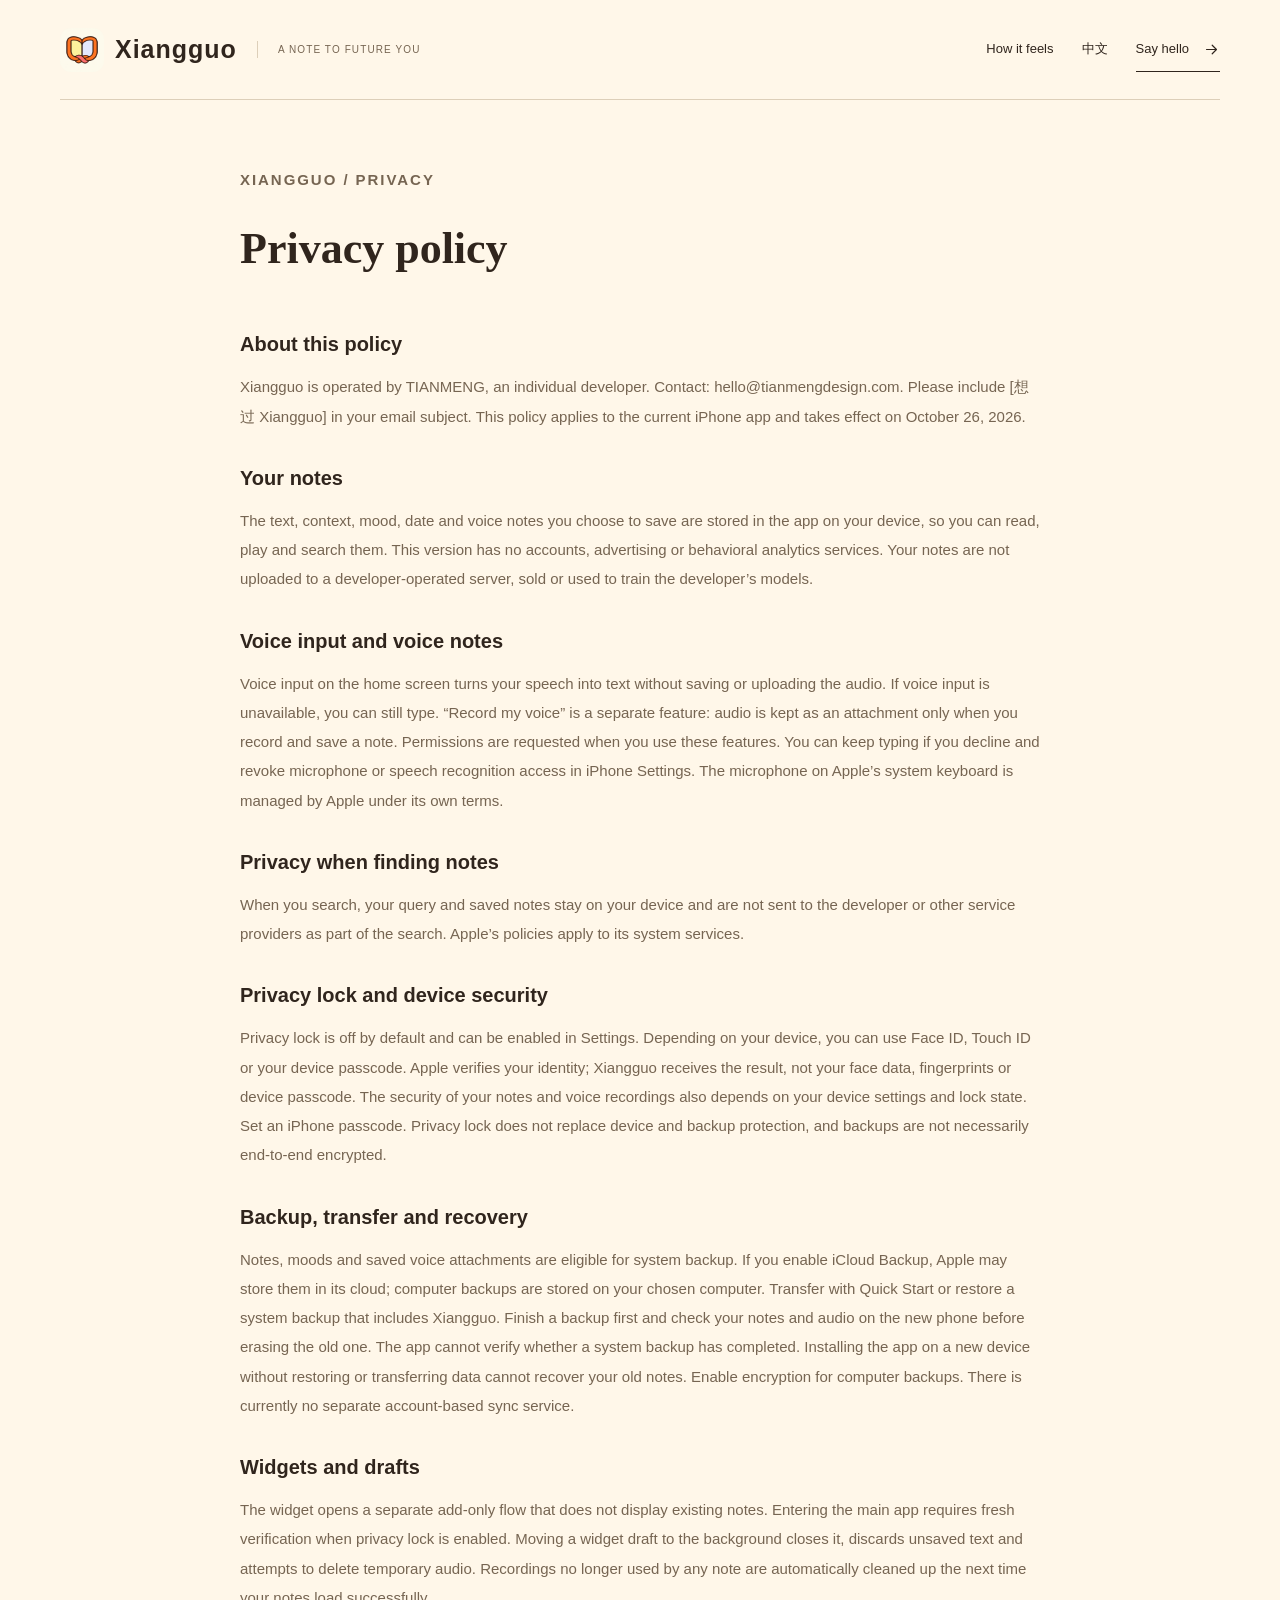
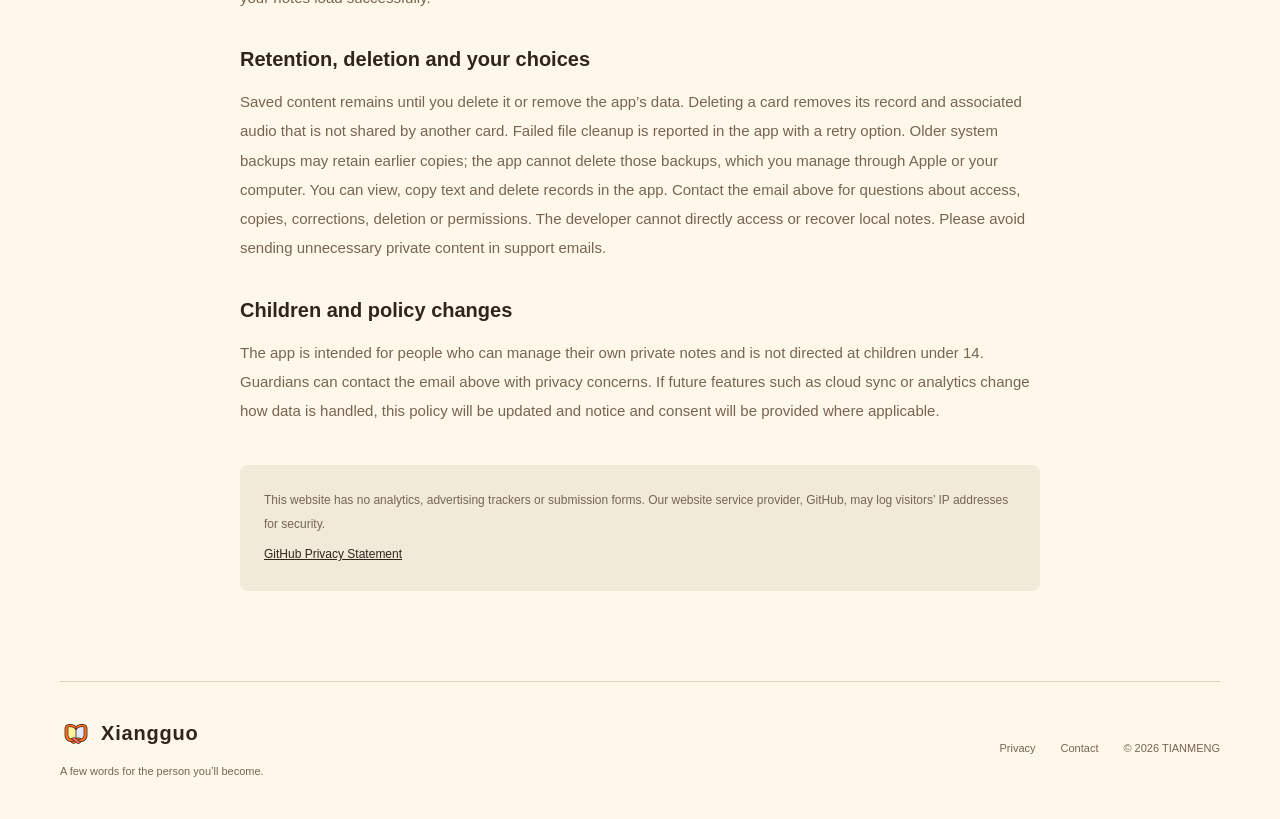
<file: privacy-en.html>
<!doctype html>
<html lang="en">
<head>
  <meta charset="utf-8"><meta name="viewport" content="width=device-width,initial-scale=1">
  <meta name="theme-color" content="#FFF7E9"><meta name="description" content="Xiangguo privacy policy">
  <meta name="referrer" content="no-referrer"><meta property="og:type" content="website">
  <meta property="og:title" content="Privacy policy · Xiangguo">
  <meta property="og:description" content="Xiangguo privacy policy">
  <title>Privacy policy · Xiangguo</title>
  <link rel="icon" href="icon.png"><link rel="apple-touch-icon" href="icon.png">
  <link rel="stylesheet" href="style.css">
</head>
<body>
<a class="skip" href="#main">Skip to content</a>
<header class="site-header wrap">
  <a class="brand" href="en.html" aria-label="Xiangguo home"><img src="icon.png" width="44" height="44" alt=""><span>Xiangguo</span><span class="brand-sub">A NOTE TO FUTURE YOU</span></a>
  <nav aria-label="Main navigation">
    <a class="nav-about" href="en.html#how-it-works">How it feels</a>
    <a href="privacy.html" lang="zh-Hans">中文</a>
    <a class="nav-contact" href="mailto:hello@tianmengdesign.com?subject=%5B%E6%83%B3%E8%BF%87%20Xiangguo%5D%20Product%20feedback">Say hello <svg class="icon" viewBox="0 0 24 24" fill="none" stroke="currentColor" stroke-width="1.7" stroke-linecap="round" stroke-linejoin="round" aria-hidden="true"><path d="M5 12h14m-6-6 6 6-6 6"/></svg></a>
  </nav>
</header>
<main id="main"><article class="policy wrap"><p class="eyebrow">XIANGGUO / PRIVACY</p><h1>Privacy policy</h1><section><h2>About this policy</h2><p>Xiangguo is operated by TIANMENG, an individual developer. Contact: hello@tianmengdesign.com. Please include [想过 Xiangguo] in your email subject. This policy applies to the current iPhone app and takes effect on October 26, 2026.</p></section><section><h2>Your notes</h2><p>The text, context, mood, date and voice notes you choose to save are stored in the app on your device, so you can read, play and search them. This version has no accounts, advertising or behavioral analytics services. Your notes are not uploaded to a developer-operated server, sold or used to train the developer’s models.</p></section><section><h2>Voice input and voice notes</h2><p>Voice input on the home screen turns your speech into text without saving or uploading the audio. If voice input is unavailable, you can still type. “Record my voice” is a separate feature: audio is kept as an attachment only when you record and save a note. Permissions are requested when you use these features. You can keep typing if you decline and revoke microphone or speech recognition access in iPhone Settings. The microphone on Apple’s system keyboard is managed by Apple under its own terms.</p></section><section><h2>Privacy when finding notes</h2><p>When you search, your query and saved notes stay on your device and are not sent to the developer or other service providers as part of the search. Apple’s policies apply to its system services.</p></section><section><h2>Privacy lock and device security</h2><p>Privacy lock is off by default and can be enabled in Settings. Depending on your device, you can use Face ID, Touch ID or your device passcode. Apple verifies your identity; Xiangguo receives the result, not your face data, fingerprints or device passcode. The security of your notes and voice recordings also depends on your device settings and lock state. Set an iPhone passcode. Privacy lock does not replace device and backup protection, and backups are not necessarily end-to-end encrypted.</p></section><section><h2>Backup, transfer and recovery</h2><p>Notes, moods and saved voice attachments are eligible for system backup. If you enable iCloud Backup, Apple may store them in its cloud; computer backups are stored on your chosen computer. Transfer with Quick Start or restore a system backup that includes Xiangguo. Finish a backup first and check your notes and audio on the new phone before erasing the old one. The app cannot verify whether a system backup has completed. Installing the app on a new device without restoring or transferring data cannot recover your old notes. Enable encryption for computer backups. There is currently no separate account-based sync service.</p></section><section><h2>Widgets and drafts</h2><p>The widget opens a separate add-only flow that does not display existing notes. Entering the main app requires fresh verification when privacy lock is enabled. Moving a widget draft to the background closes it, discards unsaved text and attempts to delete temporary audio. Recordings no longer used by any note are automatically cleaned up the next time your notes load successfully.</p></section><section><h2>Retention, deletion and your choices</h2><p>Saved content remains until you delete it or remove the app’s data. Deleting a card removes its record and associated audio that is not shared by another card. Failed file cleanup is reported in the app with a retry option. Older system backups may retain earlier copies; the app cannot delete those backups, which you manage through Apple or your computer. You can view, copy text and delete records in the app. Contact the email above for questions about access, copies, corrections, deletion or permissions. The developer cannot directly access or recover local notes. Please avoid sending unnecessary private content in support emails.</p></section><section><h2>Children and policy changes</h2><p>The app is intended for people who can manage their own private notes and is not directed at children under 14. Guardians can contact the email above with privacy concerns. If future features such as cloud sync or analytics change how data is handled, this policy will be updated and notice and consent will be provided where applicable.</p></section><aside class="notice"><p>This website has no analytics, advertising trackers or submission forms. Our website service provider, GitHub, may log visitors’ IP addresses for security.</p><a href="https://docs.github.com/en/site-policy/privacy-policies/github-general-privacy-statement">GitHub Privacy Statement</a></aside></article></main>
<footer class="site-footer wrap">
  <div><a class="brand footer-brand" href="en.html"><img src="icon.png" alt="" width="32" height="32"><span>Xiangguo</span></a><p>A few words for the person you’ll become.</p></div>
  <div class="footer-links"><a href="privacy-en.html">Privacy</a><a href="mailto:hello@tianmengdesign.com?subject=%5B%E6%83%B3%E8%BF%87%20Xiangguo%5D%20Product%20feedback">Contact</a><span>© 2026 TIANMENG</span></div>
</footer>
</body></html>
</file>
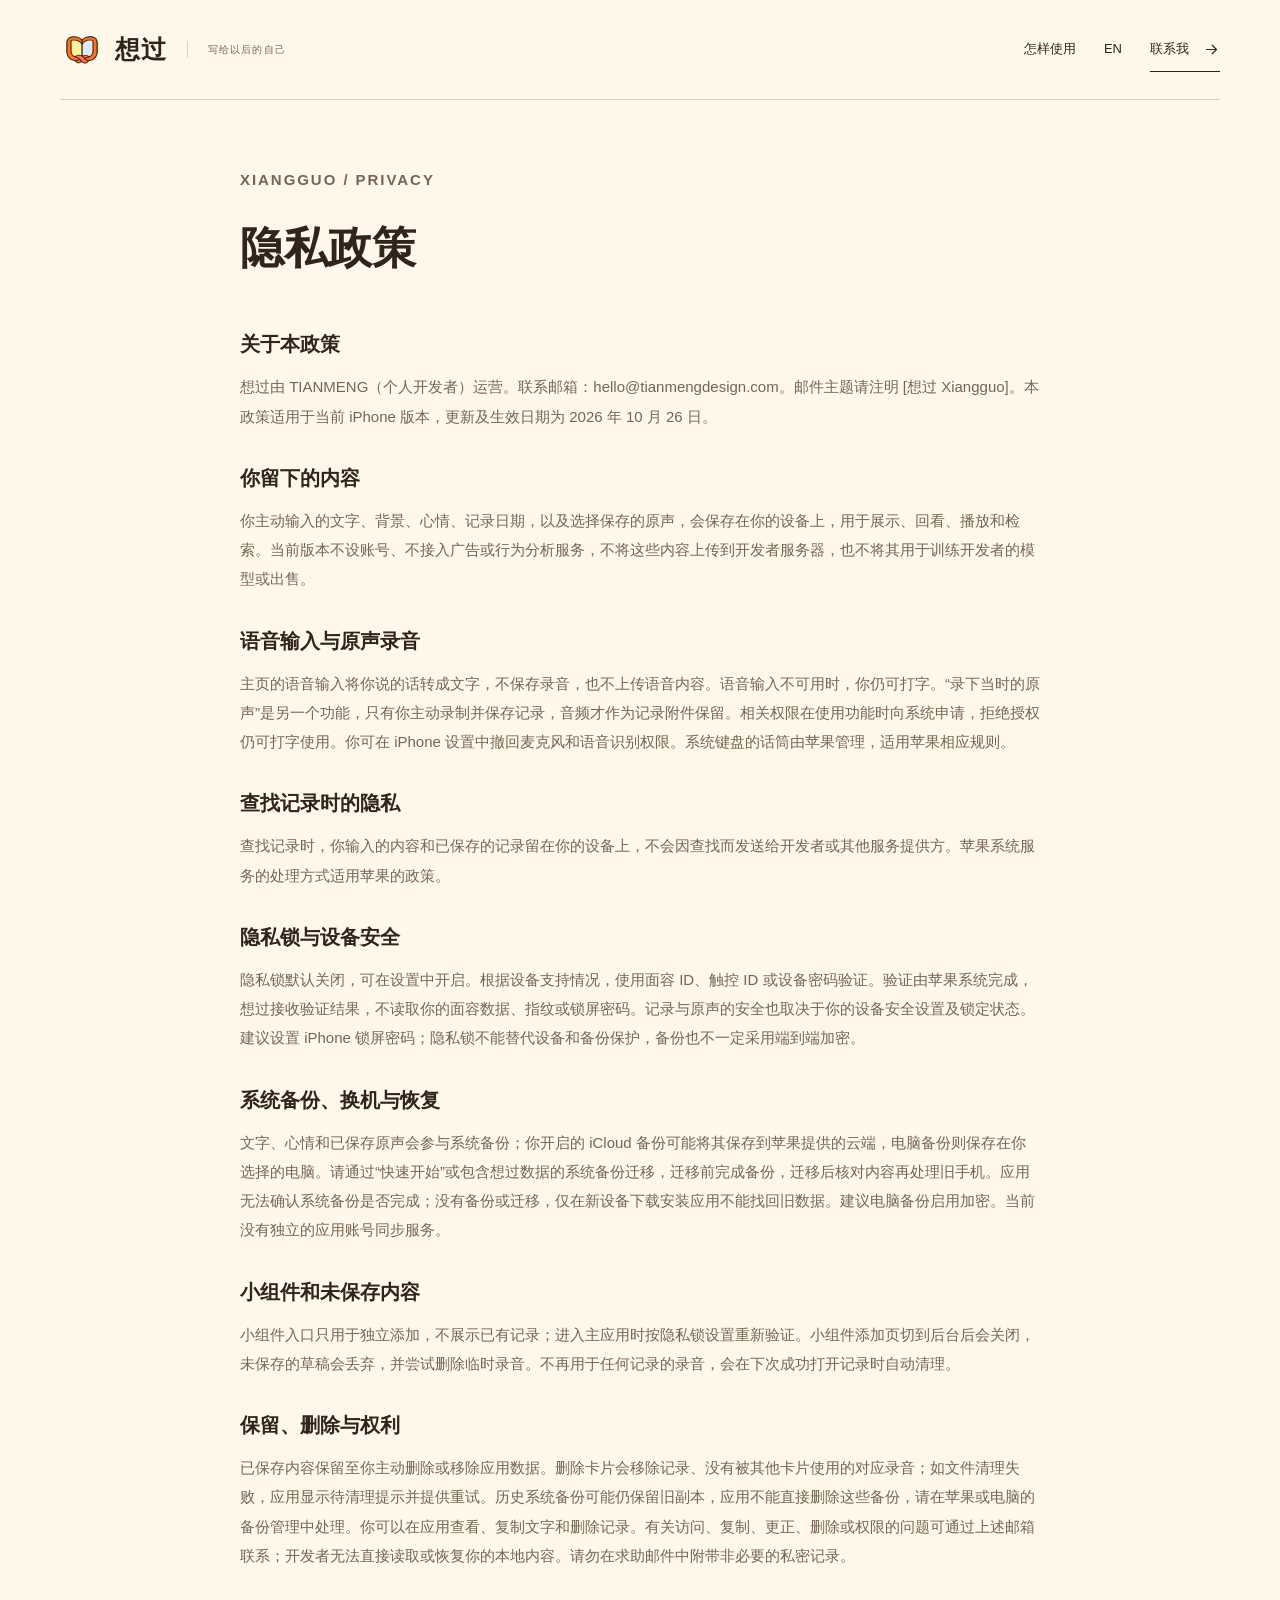
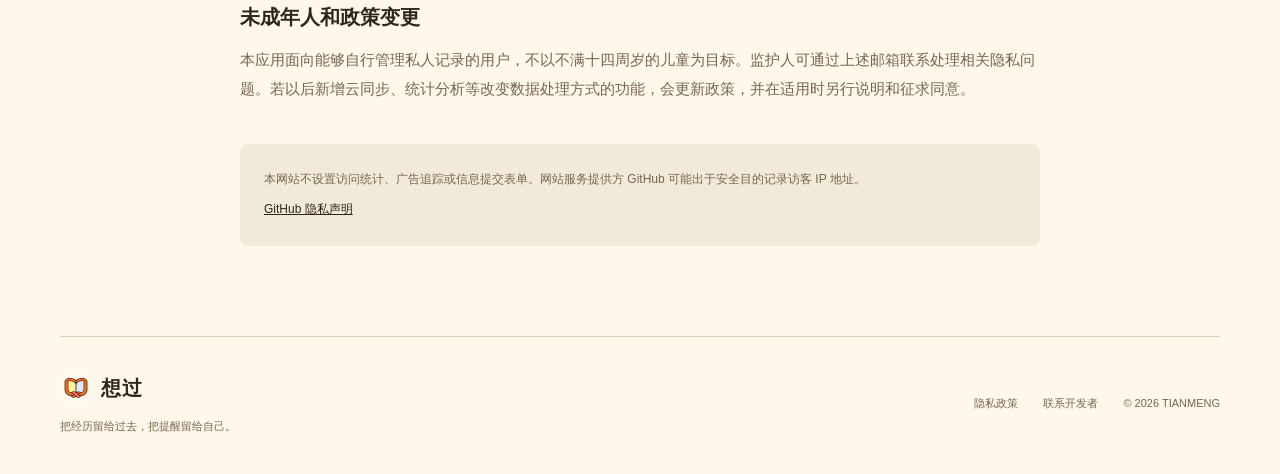
<file: privacy.html>
<!doctype html>
<html lang="zh-Hans">
<head>
  <meta charset="utf-8"><meta name="viewport" content="width=device-width,initial-scale=1">
  <meta name="theme-color" content="#FFF7E9"><meta name="description" content="想过隐私政策与数据保护说明。">
  <meta name="referrer" content="no-referrer"><meta property="og:type" content="website">
  <meta property="og:title" content="隐私政策 · 想过">
  <meta property="og:description" content="想过隐私政策与数据保护说明。">
  <title>隐私政策 · 想过</title>
  <link rel="icon" href="icon.png"><link rel="apple-touch-icon" href="icon.png">
  <link rel="stylesheet" href="style.css">
</head>
<body>
<a class="skip" href="#main">跳转正文</a>
<header class="site-header wrap">
  <a class="brand" href="index.html" aria-label="想过首页"><img src="icon.png" width="44" height="44" alt=""><span>想过</span><span class="brand-sub">写给以后的自己</span></a>
  <nav aria-label="主导航">
    <a class="nav-about" href="index.html#how-it-works">怎样使用</a>
    <a href="privacy-en.html" lang="en">EN</a>
    <a class="nav-contact" href="mailto:hello@tianmengdesign.com?subject=%5B%E6%83%B3%E8%BF%87%20Xiangguo%5D%20%E4%BA%A7%E5%93%81%E5%8F%8D%E9%A6%88">联系我 <svg class="icon" viewBox="0 0 24 24" fill="none" stroke="currentColor" stroke-width="1.7" stroke-linecap="round" stroke-linejoin="round" aria-hidden="true"><path d="M5 12h14m-6-6 6 6-6 6"/></svg></a>
  </nav>
</header>
<main id="main"><article class="policy wrap"><p class="eyebrow">XIANGGUO / PRIVACY</p><h1>隐私政策</h1><section><h2>关于本政策</h2><p>想过由 TIANMENG（个人开发者）运营。联系邮箱：hello@tianmengdesign.com。邮件主题请注明 [想过 Xiangguo]。本政策适用于当前 iPhone 版本，更新及生效日期为 2026 年 10 月 26 日。</p></section><section><h2>你留下的内容</h2><p>你主动输入的文字、背景、心情、记录日期，以及选择保存的原声，会保存在你的设备上，用于展示、回看、播放和检索。当前版本不设账号、不接入广告或行为分析服务，不将这些内容上传到开发者服务器，也不将其用于训练开发者的模型或出售。</p></section><section><h2>语音输入与原声录音</h2><p>主页的语音输入将你说的话转成文字，不保存录音，也不上传语音内容。语音输入不可用时，你仍可打字。“录下当时的原声”是另一个功能，只有你主动录制并保存记录，音频才作为记录附件保留。相关权限在使用功能时向系统申请，拒绝授权仍可打字使用。你可在 iPhone 设置中撤回麦克风和语音识别权限。系统键盘的话筒由苹果管理，适用苹果相应规则。</p></section><section><h2>查找记录时的隐私</h2><p>查找记录时，你输入的内容和已保存的记录留在你的设备上，不会因查找而发送给开发者或其他服务提供方。苹果系统服务的处理方式适用苹果的政策。</p></section><section><h2>隐私锁与设备安全</h2><p>隐私锁默认关闭，可在设置中开启。根据设备支持情况，使用面容 ID、触控 ID 或设备密码验证。验证由苹果系统完成，想过接收验证结果，不读取你的面容数据、指纹或锁屏密码。记录与原声的安全也取决于你的设备安全设置及锁定状态。建议设置 iPhone 锁屏密码；隐私锁不能替代设备和备份保护，备份也不一定采用端到端加密。</p></section><section><h2>系统备份、换机与恢复</h2><p>文字、心情和已保存原声会参与系统备份；你开启的 iCloud 备份可能将其保存到苹果提供的云端，电脑备份则保存在你选择的电脑。请通过“快速开始”或包含想过数据的系统备份迁移，迁移前完成备份，迁移后核对内容再处理旧手机。应用无法确认系统备份是否完成；没有备份或迁移，仅在新设备下载安装应用不能找回旧数据。建议电脑备份启用加密。当前没有独立的应用账号同步服务。</p></section><section><h2>小组件和未保存内容</h2><p>小组件入口只用于独立添加，不展示已有记录；进入主应用时按隐私锁设置重新验证。小组件添加页切到后台后会关闭，未保存的草稿会丢弃，并尝试删除临时录音。不再用于任何记录的录音，会在下次成功打开记录时自动清理。</p></section><section><h2>保留、删除与权利</h2><p>已保存内容保留至你主动删除或移除应用数据。删除卡片会移除记录、没有被其他卡片使用的对应录音；如文件清理失败，应用显示待清理提示并提供重试。历史系统备份可能仍保留旧副本，应用不能直接删除这些备份，请在苹果或电脑的备份管理中处理。你可以在应用查看、复制文字和删除记录。有关访问、复制、更正、删除或权限的问题可通过上述邮箱联系；开发者无法直接读取或恢复你的本地内容。请勿在求助邮件中附带非必要的私密记录。</p></section><section><h2>未成年人和政策变更</h2><p>本应用面向能够自行管理私人记录的用户，不以不满十四周岁的儿童为目标。监护人可通过上述邮箱联系处理相关隐私问题。若以后新增云同步、统计分析等改变数据处理方式的功能，会更新政策，并在适用时另行说明和征求同意。</p></section><aside class="notice"><p>本网站不设置访问统计、广告追踪或信息提交表单。网站服务提供方 GitHub 可能出于安全目的记录访客 IP 地址。</p><a href="https://docs.github.com/en/site-policy/privacy-policies/github-general-privacy-statement">GitHub 隐私声明</a></aside></article></main>
<footer class="site-footer wrap">
  <div><a class="brand footer-brand" href="index.html"><img src="icon.png" alt="" width="32" height="32"><span>想过</span></a><p>把经历留给过去，把提醒留给自己。</p></div>
  <div class="footer-links"><a href="privacy.html">隐私政策</a><a href="mailto:hello@tianmengdesign.com?subject=%5B%E6%83%B3%E8%BF%87%20Xiangguo%5D%20%E4%BA%A7%E5%93%81%E5%8F%8D%E9%A6%88">联系开发者</a><span>© 2026 TIANMENG</span></div>
</footer>
</body></html>
</file>
<file: style.css>
@charset "UTF-8";
:root{color-scheme:light;--cream:#fff7e9;--paper:#fffdf6;--ink:#30251d;--muted:#766552;--line:#ddcfb9;--orange:#ed8648;--green:#52694c;--serif:"Iowan Old Style","Palatino Linotype","Songti SC","STSong",serif;--sans:-apple-system,BlinkMacSystemFont,"Segoe UI","PingFang SC","Microsoft YaHei",sans-serif}
*{box-sizing:border-box}html{scroll-behavior:smooth;scroll-padding-top:28px}body{margin:0;background:var(--cream);color:var(--ink);font:16px/1.75 var(--sans);-webkit-font-smoothing:antialiased}a{color:inherit;text-decoration:none}a:hover{text-decoration:underline;text-underline-offset:5px}a:focus-visible,summary:focus-visible{outline:3px solid var(--green);outline-offset:6px;border-radius:3px}p,h1,h2,h3,figure,blockquote{margin:0}h1,h2,h3{font-weight:600}img,svg{max-width:100%}.wrap{width:min(1160px,calc(100% - 96px));margin-inline:auto}.icon{width:21px;height:21px;flex:none;vertical-align:middle}.fruit{display:block;width:100px;height:100px;flex:none}.eyebrow{font-size:12px;letter-spacing:.13em;font-weight:650;color:var(--green)}.skip{position:fixed;top:-100px;left:20px;background:var(--ink);color:#fff;padding:12px 20px;z-index:20}.skip:focus{top:12px}
.site-header{height:100px;display:flex;align-items:center;justify-content:space-between;gap:24px;border-bottom:1px solid var(--line)}.brand{display:flex;align-items:center;gap:11px;font-size:25px;letter-spacing:.04em;font-weight:750;white-space:nowrap}.brand:hover{text-decoration:none}.brand img{border-radius:11px;object-fit:contain}.brand-sub{margin-left:9px;padding-left:20px;border-left:1px solid var(--line);font-size:10px;letter-spacing:.11em;color:var(--muted);font-weight:500}.site-header nav{display:flex;align-items:center;gap:28px;font-size:13px}.site-header nav>a{min-height:44px;display:inline-flex;align-items:center;gap:14px}.nav-contact{border-bottom:1px solid var(--ink)}.nav-contact .icon{width:17px}
.hero{display:grid;grid-template-columns:1.07fr 1fr;align-items:center;gap:45px;padding-top:76px;padding-bottom:67px}.hero-copy{padding-bottom:22px}.hero .eyebrow{display:flex;align-items:center;gap:9px}.little-star{font-size:25px;line-height:1}.hero h1{font-family:var(--serif);font-size:clamp(46px,4.8vw,67px);line-height:1.27;letter-spacing:-.04em;margin:24px 0 26px}.hero h1 em{font-style:normal;color:var(--green);position:relative;display:inline-block}.hero h1 em:after{content:"";position:absolute;bottom:-7px;left:0;right:0;height:9px;border-top:2px solid #9bac80;border-radius:50%;transform:rotate(-2deg)}.hero-description{color:var(--muted);font-size:17px;line-height:1.95;max-width:440px}.button{display:inline-flex;align-items:center;justify-content:center;gap:33px;min-height:54px;padding:13px 24px;border-radius:7px;font-size:14px;font-weight:600;transition:background .2s,transform .2s}.button:hover{text-decoration:none;transform:translateY(-2px)}.button-dark{background:var(--ink);color:var(--cream)}.button-dark:hover{background:var(--green)}.hero .button{margin-top:29px}.hero-footnote{font-size:11px;letter-spacing:.03em;color:var(--muted);margin-top:15px}
.hero-art{position:relative;min-width:0;display:flex;align-items:center;flex-direction:column;padding:6px 0 0}.orbit{position:absolute;width:420px;height:420px;border-radius:50%;background:#f3e5c7;top:120px;left:50%;transform:translateX(-50%);z-index:-1}.orbit:before{content:"";position:absolute;inset:-22px;border:1px dashed #cbb993;border-radius:50%}.phone{width:308px;padding:12px 17px 17px;border:6px solid #3a3027;border-radius:43px;background:#fff3dc;box-shadow:7px 12px 0 #d6c7aa,20px 28px 60px #62452012;transform:rotate(5deg);position:relative}.phone-top{display:flex;justify-content:space-between;align-items:center;font-size:10px;font-weight:700;height:28px;padding:0 9px;margin-bottom:22px}.island{width:74px;height:20px;border-radius:14px;background:#30251d}.phone-app-title{display:flex;justify-content:space-between;font-size:18px;line-height:1.2;margin-bottom:22px}.phone-app-title>span{font-size:25px}.phone h2{font-size:20px;font-weight:800;margin-bottom:12px;line-height:1.4}.phone-query{border:2px solid #30251d;border-radius:15px;background:#fffdf6;padding:12px 13px 8px;min-height:109px}.phone-query p{font-size:12px;line-height:1.8;color:#615143}.mic-circle{width:24px;height:24px;display:flex;align-items:center;justify-content:center;margin:3px 0 0 auto;border-radius:50%;background:#f6e6c8}.mic-circle .icon{width:14px;height:14px}.phone-search{margin-top:11px;border:2px solid #30251d;box-shadow:0 3px #30251d;border-radius:13px;padding:9px 4px;background:#ffae59;font-size:12px;font-weight:800;text-align:center}.phone-search .icon{width:14px;height:14px;margin-right:5px}.phone-label{font-size:10px;color:#74634c;font-weight:650;margin-top:22px;margin-bottom:9px;letter-spacing:.04em}.lesson-card{position:relative;border:2px solid #815629;box-shadow:0 3px #815629;border-radius:16px;background:#ffebd0;padding:11px 13px;overflow:hidden}.lesson-card:before{content:"";position:absolute;width:125px;height:100px;border-radius:45% 65% 40% 60%;background:#ffc77f66;top:30px;right:-20px;transform:rotate(20deg)}.lesson-card>*{position:relative}.card-meta{display:flex;justify-content:space-between;align-items:center;font-size:9px;letter-spacing:.03em;color:#79542c}.mood-label{display:inline-flex;gap:3px;align-items:center;border:1px solid #97652f;border-radius:20px;background:#ffdbac;padding:0 6px 0 3px}.mood-label .fruit{width:20px;height:20px}.lesson-card blockquote{font-size:16px;line-height:1.65;font-weight:750;margin:10px 0 7px}.lesson-card>p{font-size:10px;color:#79542c}.card-bottom{border-top:1px solid #c8a06a;margin-top:12px;padding-top:9px;display:flex;align-items:center;justify-content:space-between;font-size:10px;font-weight:650}.card-bottom .icon{width:14px;height:14px}.phone-bottom{height:65px;position:relative}.phone-plus{display:flex;align-items:center;justify-content:center;position:absolute;right:0;top:15px;background:#ffac59;border:2px solid var(--ink);border-radius:50%;font-size:24px;width:38px;height:38px;box-shadow:0 2px var(--ink)}.home-bar{position:absolute;width:90px;height:4px;background:#30251d;border-radius:6px;bottom:-5px;left:50%;transform:translateX(-50%)}.floating-note{position:absolute;top:18px;left:-8px;font-family:var(--serif);color:var(--green);font-size:20px;line-height:1.4;transform:rotate(-9deg);z-index:1}.floating-note svg{display:block;width:75px;height:50px;margin-left:13px;fill:none;stroke:var(--green);stroke-width:1.5;stroke-linecap:round}.fruit-sticker{position:absolute;bottom:68px;left:12px;transform:rotate(-16deg);width:112px;height:112px;filter:drop-shadow(2px 6px 0 #cfa16e44)}.fruit-sticker .fruit{width:112px;height:112px}.hero-art figcaption{font-size:10px;color:var(--muted);margin-top:35px;letter-spacing:.08em}
.promise-strip{border-block:1px solid var(--line);background:#f8efde}.promise-strip .wrap{display:flex;align-items:center;justify-content:space-around;gap:24px;min-height:82px}.promise-strip span{display:flex;align-items:center;gap:12px;font-size:13px;letter-spacing:.04em}.promise-strip .icon{color:var(--green);width:19px;height:19px}.intro-section{text-align:center;padding:99px 0 28px}.intro-section h2{font-family:var(--serif);font-size:43px;line-height:1.45;margin:18px 0}.intro-section>p:last-child{font-size:15px;color:var(--muted);line-height:1.95}.steps{padding-bottom:62px}.step{display:grid;grid-template-columns:1fr 1.2fr;align-items:center;gap:90px;padding:66px 38px 67px;border-bottom:1px solid var(--line)}.step:last-child{border-bottom:0}.step-copy{max-width:355px}.step-number{font-size:11px;color:var(--green);letter-spacing:.1em;font-weight:650}.step h3{font-family:var(--serif);font-size:37px;line-height:1.4;letter-spacing:-.025em;margin:19px 0}.step-copy>p{color:var(--muted);font-size:15px;line-height:1.95}.step-copy .quiet-note{font-size:12px;margin-top:19px;padding-left:14px;border-left:2px solid #b6bd9d}.step-scene{position:relative;min-width:0;min-height:340px;display:flex;align-items:center;justify-content:center;flex-direction:column;border-radius:6px;background:#f1ead9;padding:36px}.step-scene figcaption{font-size:10px;letter-spacing:.06em;color:var(--muted);margin-top:24px}.save-scene{background:#f1e9d6}.paper-note{width:100%;max-width:355px;padding:29px 27px 22px;background:var(--paper);box-shadow:4px 7px 0 #ded2b7;border:1px solid #d2c2a3;transform:rotate(-3deg);position:relative}.paper-note:before{content:"";position:absolute;top:-12px;left:40%;width:80px;height:25px;background:#d6dcb6a6;transform:rotate(5deg);border-inline:1px dashed #c8d29e}.paper-eyebrow{font-size:10px;letter-spacing:.12em;color:var(--muted)}.written-lesson{font-family:var(--serif);font-size:24px;font-weight:600;line-height:1.65;margin:22px 0}.paper-rule{display:block;height:1px;background:var(--line)}.note-mood{display:flex;align-items:center;gap:11px;margin-top:15px;font-size:11px;color:var(--muted)}.note-mood .fruit{width:40px;height:40px}.recall-scene{background:#eaf0df;min-height:370px}.question-bubble{display:flex;gap:12px;width:100%;border:1px solid #c8d2bc;border-radius:12px 12px 2px 12px;padding:17px 19px;background:#fffef8;color:#53634c}.question-bubble .icon{width:17px;height:17px;margin-top:4px}.question-bubble p{font-size:13px;line-height:1.8}.connection{color:#798768;font-size:25px;line-height:1.5}.recalled-note{width:90%;background:#fffdf6;border:1px solid #b9c4aa;box-shadow:3px 4px 0 #d5ddc8;padding:21px 24px;transform:rotate(2deg)}.recalled-note blockquote{font-family:var(--serif);font-size:22px;line-height:1.6;font-weight:600;margin:9px 0 12px}.recalled-date{font-size:10px;letter-spacing:.12em;color:var(--muted)}.grow-scene{background:#f5e5da;min-height:390px}.growing-note{width:100%;max-width:350px;background:var(--paper);border:1px solid #d9bda5;box-shadow:4px 5px #e5cdbb;padding:25px 28px;transform:rotate(-1deg)}.growing-note blockquote{font-family:var(--serif);font-size:22px;line-height:1.6;font-weight:600;margin:14px 0 20px}.reflection{padding-left:16px;border-left:2px solid #d7b695}.reflection p{font-size:12px;line-height:1.85;color:var(--muted)}.reflection p+p{margin-top:14px}.addition{display:flex;align-items:center;gap:6px;color:#8b5b35;font-size:11px;margin-top:20px}.addition .icon{width:13px;height:13px}
.mood-section{display:grid;grid-template-columns:1fr 1.2fr;align-items:center;gap:45px;background:#f0e5ce;padding:55px 58px;border-radius:8px}.mood-section h2{font-family:var(--serif);font-size:36px;line-height:1.4;margin:15px 0}.mood-section p:not(.eyebrow){font-size:13px;line-height:1.95;color:var(--muted)}.fruit-lineup{display:flex;justify-content:center;gap:18px;align-items:flex-end}.fruit-lineup>div{display:flex;flex-direction:column;align-items:center;gap:12px}.fruit-lineup>div:nth-child(even){transform:translateY(18px)}.fruit-lineup .fruit{width:85px;height:85px;transition:transform .25s}.fruit-lineup>div:hover .fruit{transform:rotate(-9deg) translateY(-5px)}.fruit-lineup span{font-size:12px;color:var(--muted);letter-spacing:.12em}
.personal-section{display:grid;grid-template-columns:1fr 1fr;gap:90px;align-items:center;padding:105px 65px 100px;border-bottom:1px solid var(--line)}.lock-drawing{display:flex;align-items:center;justify-content:center;width:46px;height:46px;border:1px solid #b8c0a6;border-radius:50%;color:var(--green);margin-bottom:23px}.lock-drawing .icon{width:23px;height:23px}.personal-heading h2{font-family:var(--serif);font-size:38px;line-height:1.4;margin-top:18px}.personal-details article+article{margin-top:28px}.personal-details h3{font-size:17px;font-weight:600;margin-bottom:8px}.personal-details p{font-size:14px;color:var(--muted);line-height:1.9;max-width:360px}.text-link{display:inline-flex;align-items:center;gap:21px;font-size:12px;border-bottom:1px solid var(--ink);padding-bottom:4px;margin-top:23px}.text-link:hover{text-decoration:none;color:var(--green)}.text-link .icon{width:16px;height:16px}
.faq-section{display:grid;grid-template-columns:.8fr 1.2fr;gap:75px;padding:74px 38px 90px}.faq-section h2{font-family:var(--serif);font-size:27px}.faq-list{min-width:0}.faq-list details{border-bottom:1px solid var(--line)}.faq-list details:first-child{border-top:1px solid var(--line)}.faq-list summary{list-style:none;display:flex;align-items:center;justify-content:space-between;gap:20px;padding:20px 0;cursor:pointer;font-size:14px;min-height:60px}.faq-list summary::-webkit-details-marker{display:none}.faq-list summary span{font-size:20px;font-weight:400;line-height:1;color:var(--green);transition:transform .2s}.faq-list details[open] summary span{transform:rotate(45deg)}.faq-list details p{font-size:13px;line-height:1.95;color:var(--muted);padding:0 25px 23px 0}
.closing{padding-bottom:75px}.closing-inner{text-align:center;padding:60px 25px 55px;background:#e6ecd9;border-radius:8px;position:relative;overflow:hidden}.closing-flower{display:block;font-size:43px;color:var(--green);line-height:1;margin-bottom:24px}.closing h2{font-family:var(--serif);font-size:44px;line-height:1.4;margin:17px 0}.closing p:not(.eyebrow){color:#5d6952;font-size:14px}.closing .button{margin-top:27px}.contact-email{display:block;font-size:11px;letter-spacing:.04em;margin-top:16px;color:#5d6952;overflow-wrap:anywhere}.site-footer{border-top:1px solid var(--line);padding-block:34px 38px;display:flex;align-items:center;justify-content:space-between;gap:30px}.footer-brand{font-size:20px;gap:9px}.footer-brand img{border-radius:8px}.site-footer p{font-size:11px;color:var(--muted);margin-top:11px}.footer-links{display:flex;align-items:center;gap:25px;font-size:11px;color:var(--muted)}
.policy{max-width:800px;padding-block:65px 90px}.policy h1{font-family:var(--serif);font-size:44px;margin:16px 0 40px}.policy section{margin-bottom:30px}.policy h2{font-size:20px;margin-bottom:10px}.policy p{color:var(--muted);font-size:15px;line-height:1.95;overflow-wrap:anywhere}.notice{padding:24px;background:#f2ead9;border-radius:8px;margin-top:40px}.notice p,.notice a{font-size:12px}.notice a{display:inline-block;text-decoration:underline;margin-top:8px}
html[lang=en] .hero h1{font-size:clamp(48px,5.3vw,75px);line-height:1.08;letter-spacing:-.055em}html[lang=en] .hero-description{font-size:16px}html[lang=en] .hero .eyebrow{font-size:10px;letter-spacing:.12em}html[lang=en] .phone-query p{font-size:11px}html[lang=en] .phone h2{font-size:19px}html[lang=en] .lesson-card blockquote{font-size:15px}html[lang=en] .written-lesson{font-size:23px}html[lang=en] .step h3{font-size:37px}html[lang=en] .fruit-lineup span{letter-spacing:0}
@media(min-width:1400px){.hero{padding-top:85px;padding-bottom:80px}.hero h1{font-size:72px}}
@media(max-width:1100px){.wrap{width:calc(100% - 64px)}.brand-sub{display:none}.hero{gap:20px}.hero h1{font-size:53px}.hero-art{padding-left:12px}.orbit{width:340px;height:340px}.floating-note{left:0;font-size:16px;top:8px}.phone{width:285px}.fruit-sticker{left:0;width:90px;height:90px}.fruit-sticker .fruit{width:90px;height:90px}.step{gap:45px;padding-inline:18px}.step h3{font-size:32px}.step-scene{padding:30px 24px}.mood-section{padding:45px 35px;gap:24px}.fruit-lineup{gap:10px}.fruit-lineup .fruit{width:66px;height:66px}.personal-section{padding-inline:40px;gap:65px}.faq-section{padding-inline:18px;gap:45px}.footer-links{gap:16px}}
@media(max-width:760px){.wrap{width:calc(100% - 40px)}.site-header{height:80px;gap:15px}.brand{font-size:21px;gap:8px}.brand img{width:36px;height:36px;border-radius:9px}.site-header nav{gap:19px;font-size:12px}.nav-contact{display:none!important}.hero{grid-template-columns:1fr;gap:42px;padding-top:46px;padding-bottom:38px}.hero-copy{padding:0 8px}.hero h1{font-size:44px;line-height:1.24;margin-top:21px}.hero-description{font-size:15px}.hero .eyebrow{font-size:10px}.hero .button{margin-top:24px}.hero-footnote{font-size:10px}.hero-art{padding:15px 0 0;max-width:440px;width:100%;margin-inline:auto}.phone{width:288px;transform:rotate(3deg)}.orbit{width:320px;height:320px;top:110px}.orbit:before{inset:-12px}.floating-note{left:0;top:20px;font-size:16px}.floating-note svg{width:50px}.fruit-sticker{left:0;bottom:62px}.hero-art figcaption{margin-top:30px;font-size:9px}.promise-strip .wrap{gap:16px;min-height:74px;justify-content:space-between}.promise-strip span{font-size:10px;gap:5px;flex-direction:column;text-align:center;flex:1}.promise-strip .icon{width:17px;height:17px}.intro-section{padding-top:65px;padding-bottom:5px}.intro-section h2{font-size:32px;line-height:1.5;margin:15px 0}.intro-section .eyebrow{font-size:10px}.intro-section>p:last-child{font-size:13px}.steps{padding-bottom:34px}.step{grid-template-columns:1fr;gap:28px;padding:39px 8px 42px}.step-copy{max-width:100%}.step h3{font-size:31px;margin:12px 0 14px}.step-copy>p{font-size:14px;max-width:480px}.step-copy .quiet-note{font-size:12px;margin-top:15px}.step-scene{padding:34px 25px 22px;min-height:320px}.paper-note{padding:26px 23px 18px}.written-lesson{font-size:23px}.step-scene figcaption{margin-top:21px}.recalled-note{padding:22px;width:94%}.growing-note{padding:24px}.mood-section{grid-template-columns:1fr;padding:32px 26px 42px;gap:28px}.mood-section h2{font-size:31px}.fruit-lineup{justify-content:space-between;gap:7px;padding:0 0 12px}.fruit-lineup .fruit{width:61px;height:61px}.fruit-lineup span{font-size:11px}.personal-section{grid-template-columns:1fr;gap:32px;padding:64px 16px 51px}.personal-heading h2{font-size:33px}.personal-details p{max-width:100%;font-size:13px}.personal-details h3{font-size:16px}.personal-details article+article{margin-top:25px}.faq-section{grid-template-columns:1fr;gap:25px;padding:48px 8px 55px}.faq-section h2{font-size:26px}.faq-list summary{font-size:13px;padding-block:18px}.closing{padding-bottom:45px}.closing-inner{padding:40px 24px}.closing h2{font-size:33px}.closing p:not(.eyebrow){font-size:12px;max-width:275px;margin-inline:auto}.closing .eyebrow{font-size:10px}.site-footer{padding:26px 0 30px;align-items:flex-start;flex-direction:column;gap:22px}.footer-links{justify-content:space-between;width:100%;gap:12px;font-size:10px}.policy{padding-block:42px 55px}.policy h1{font-size:34px}.policy h2{font-size:18px}.policy p{font-size:14px}.notice{padding:20px}.notice p{font-size:12px}html[lang=en] .hero h1{font-size:clamp(38px,10vw,54px)}html[lang=en] .step h3{font-size:32px}html[lang=en] .hero-description{font-size:15px}html[lang=en] .step-number{font-size:10px}}
@media(max-width:370px){.wrap{width:calc(100% - 32px)}.site-header nav{gap:13px}.hero-copy{padding-inline:0}.hero h1{font-size:38px}.desktop-break{display:none}.hero-art{padding-top:28px}.phone{width:256px;padding-inline:13px;border-radius:36px;border-width:5px}.phone h2{font-size:18px}.phone-query p{font-size:11px}.phone-top{margin-bottom:16px}.phone-app-title{margin-bottom:18px}.lesson-card blockquote{font-size:14px}.floating-note{font-size:13px;top:0;left:0}.fruit-sticker{width:70px;height:70px;left:-4px}.fruit-sticker .fruit{width:70px;height:70px}.orbit{width:260px;height:260px}.step{padding-inline:0}.step-scene{padding-inline:18px}.written-lesson{font-size:20px}.mood-section{padding-inline:19px}.fruit-lineup .fruit{width:54px;height:54px}.recalled-note blockquote{font-size:20px}.intro-section h2{font-size:29px}.closing h2{font-size:29px}html[lang=en] .hero h1{font-size:38px}html[lang=en] .phone h2{font-size:17px}html[lang=en] .written-lesson{font-size:20px}}
@media(prefers-reduced-motion:reduce){html{scroll-behavior:auto}*,*:before,*:after{animation:none!important;transition:none!important}}
</file>
